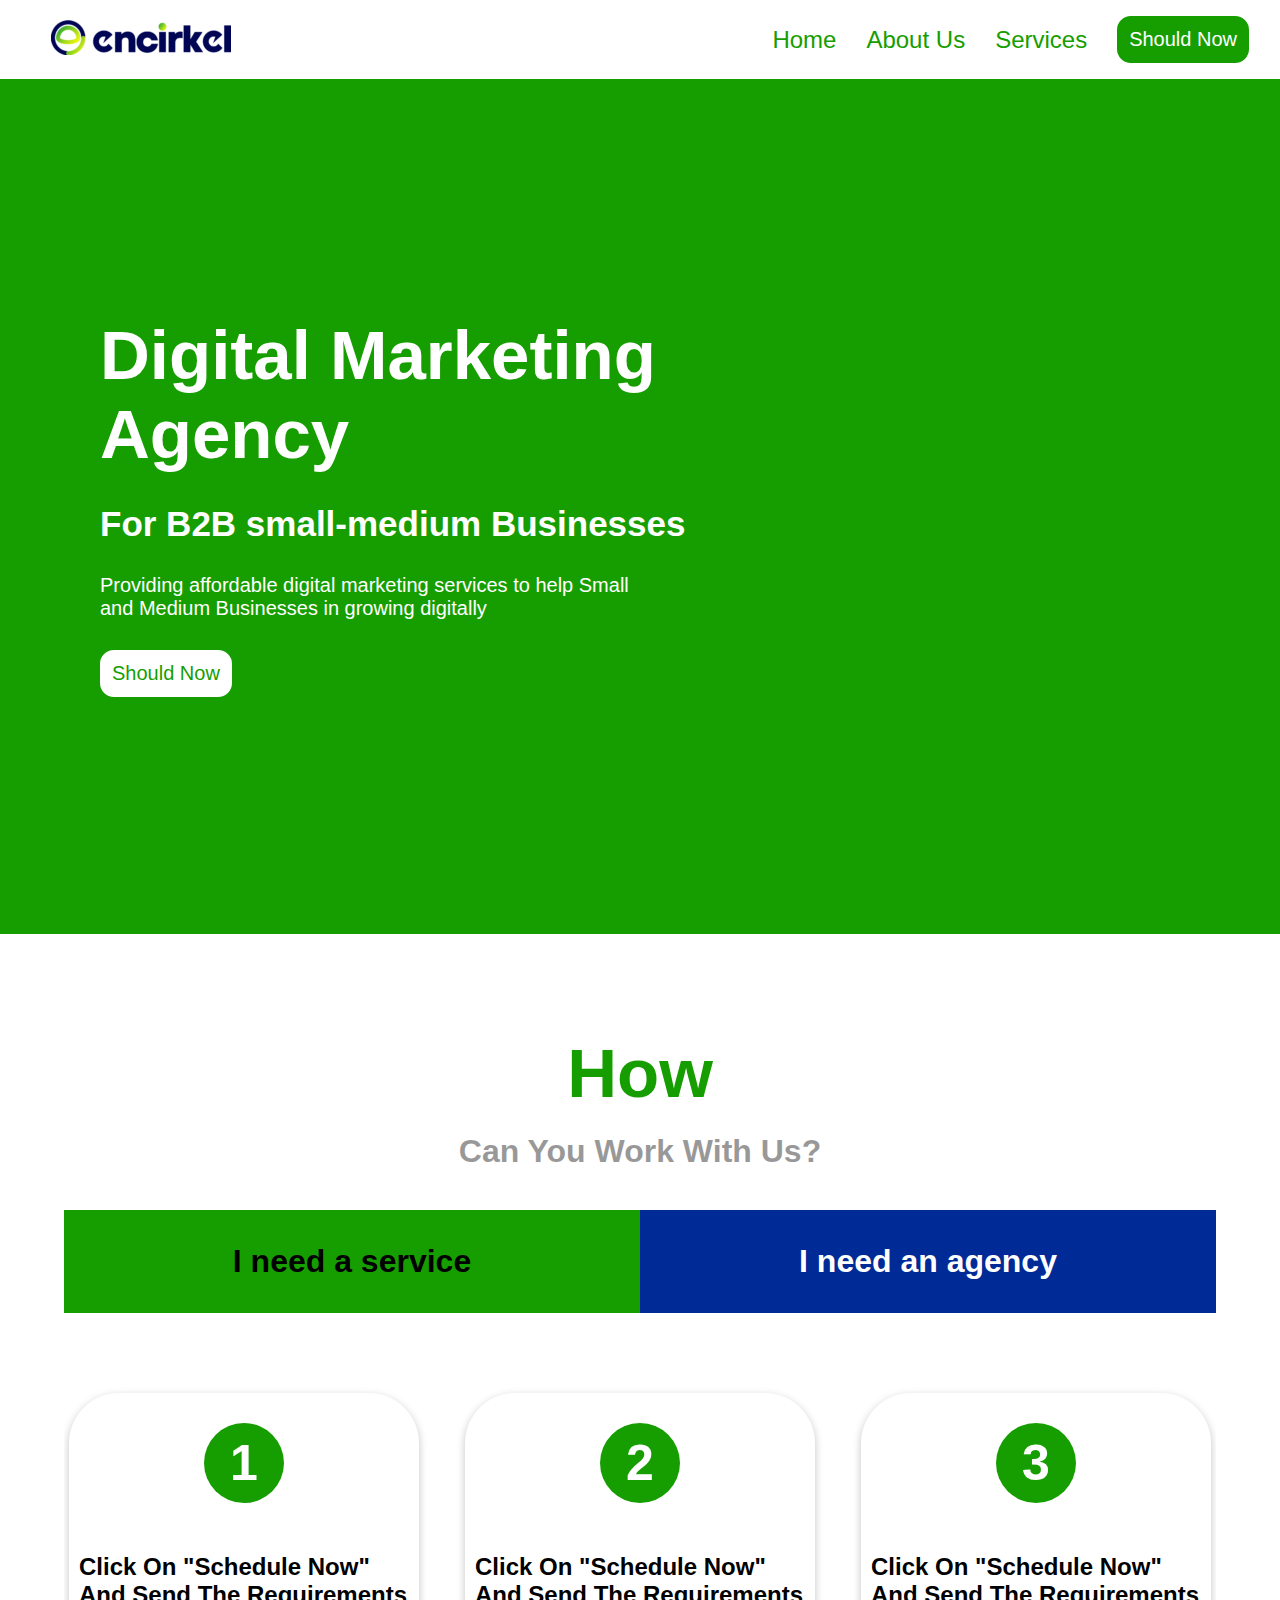
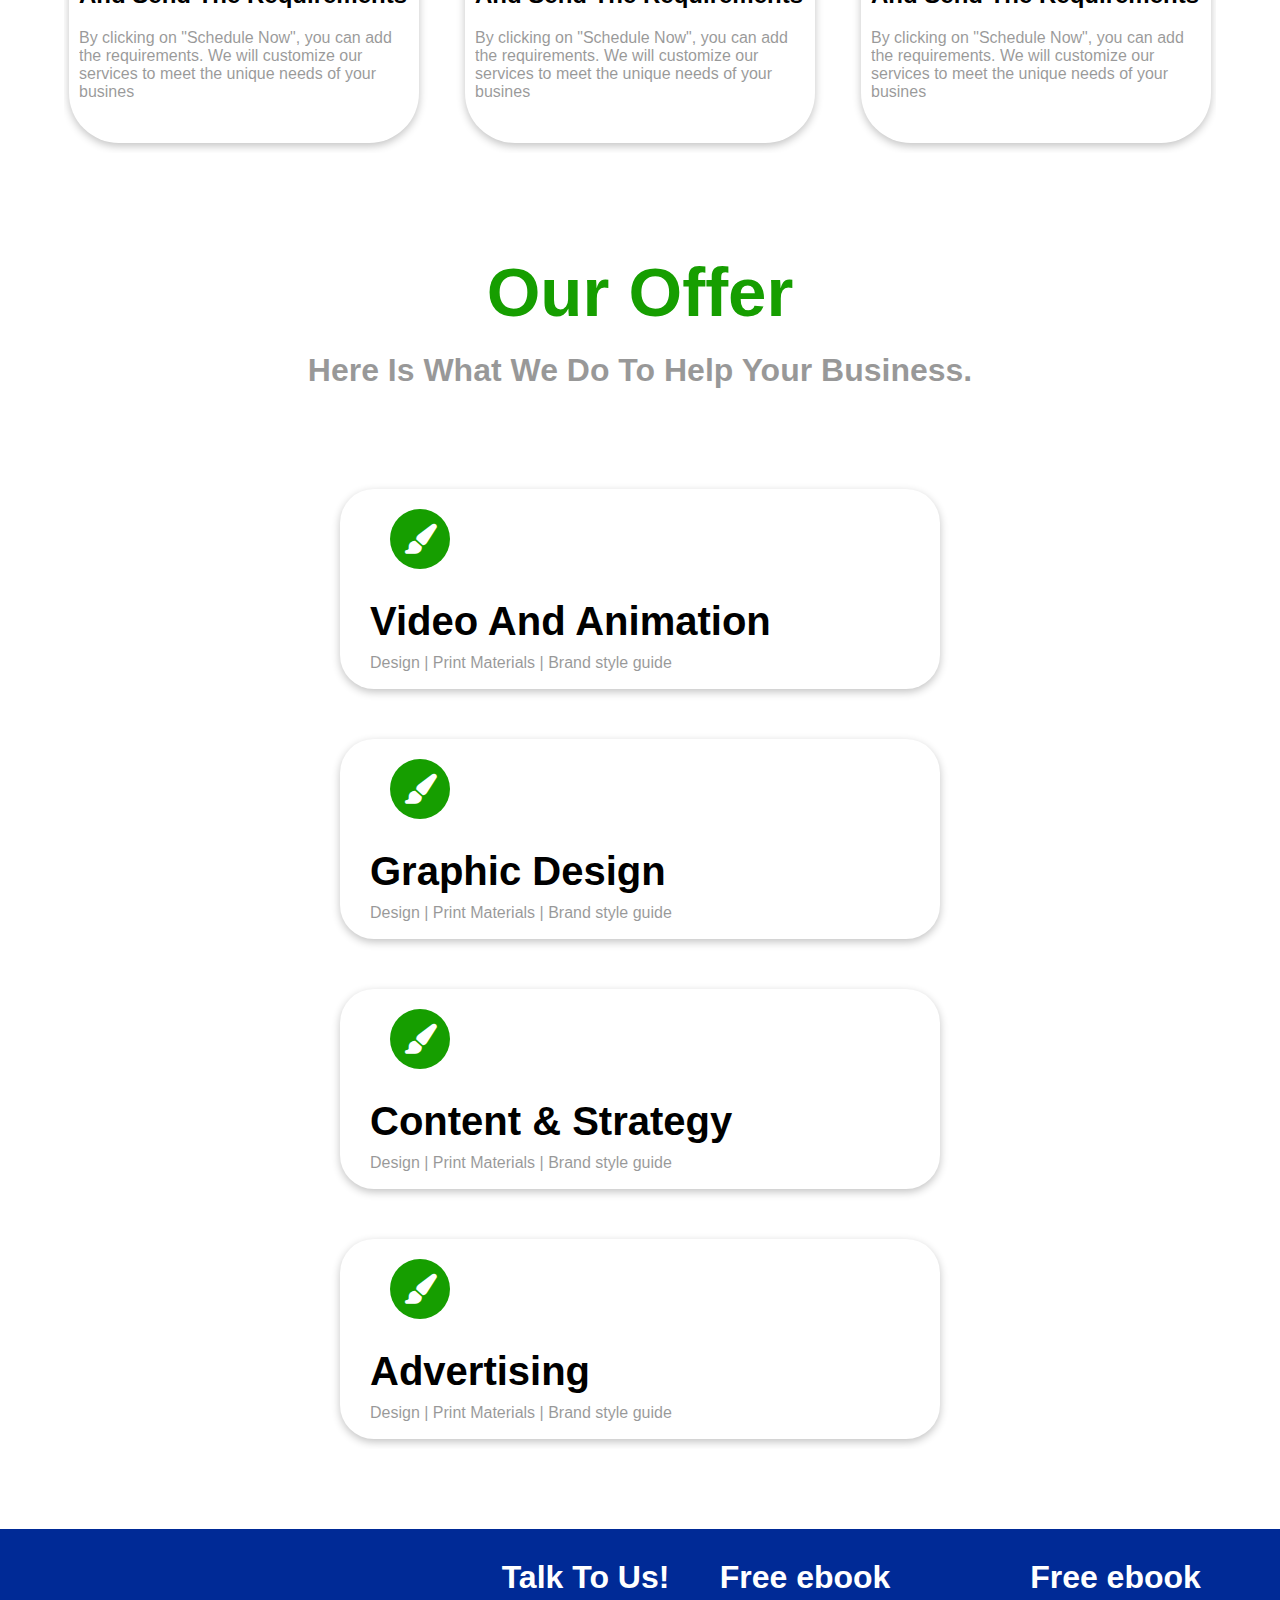
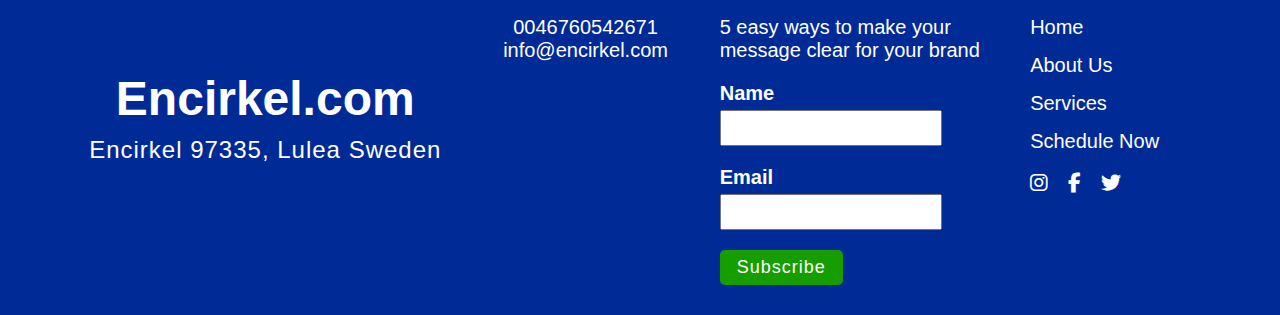
<file: index.html>
<!DOCTYPE html>
<html lang="en">

<head>
    <meta charset="UTF-8">
    <meta name="viewport" content="width=device-width, initial-scale=1.0">
    <title>Encirkel</title>
    <link rel="icon" href="Photo/icon.png">
    <link rel="stylesheet" href="Encirkel.css">
    <link rel="stylesheet" href="https://cdnjs.cloudflare.com/ajax/libs/font-awesome/6.7.2/css/all.min.css"
        integrity="sha512-Evv84Mr4kqVGRNSgIGL/F/aIDqQb7xQ2vcrdIwxfjThSH8CSR7PBEakCr51Ck+w+/U6swU2Im1vVX0SVk9ABhg=="
        crossorigin="anonymous" referrerpolicy="no-referrer" />
</head>


<body>

    <nav>
        <div class="nav-div">

            <div class="logo">
                <img src="Photo/1577c3259ce31d3e8d06bdca8c78d4a9.png" alt="">
            </div>

            <ul class="nav-ul">
                <li><a class="nav-a-active" href="index.html">Home</a></li>
                <li><a class="nav-a-active" href="About Us.html">About Us</a></li>
                <li><a class="nav-a-active" href="Services​.html">Services</a></li>
                <li><a href="Schedule Now.html"><button class="nav-btn">Should Now</button></a>
                </li>
            </ul>

        </div>
    </nav>

    <!-- -------------------------------------Naw section----------------------------- -->

    <header>
        <div class="header-text-div container">

            <h2>Digital Marketing<br>
                Agency</h2>
            <h4>For B2B small-medium Businesses</h4>
            <p>Providing affordable digital marketing services to help Small <br>
                and Medium Businesses in growing digitally</p>
            <a href="#"><button class="header-btn">Should Now</button></a>

        </div>
    </header>

    <!-- -------------------------------------Naw section------------------------------->

    <section class="how-section">

        <div class="how container">
            <h2>How</h2>
            <h4>Can You Work With Us?</h4>
        </div>

        <div class="need container">
            <div class="need0 need1">
                <h4>I need a service</h4>
            </div>
            <div class="need0 need2">
                <h4>I need an agency</h4>
            </div>
        </div>

        <div class="box container">

            <div class="box-card">
                <h2>1</h2>
                <h4>Click On "Schedule Now" And
                    Send The Requirements</h4>
                <p>By clicking on "Schedule Now", you can add
                    the requirements. We will customize our
                    services to meet the unique needs of
                    your busines</p>
            </div>

            <div class="box-card">
                <h2>2</h2>
                <h4>Click On "Schedule Now" And
                    Send The Requirements</h4>
                <p>By clicking on "Schedule Now", you can add
                    the requirements. We will customize our
                    services to meet the unique needs of
                    your busines</p>
            </div>

            <div class="box-card">
                <h2>3</h2>
                <h4>Click On "Schedule Now" And
                    Send The Requirements</h4>
                <p>By clicking on "Schedule Now", you can add
                    the requirements. We will customize our
                    services to meet the unique needs of
                    your busines</p>
            </div>

        </div>





    </section>

    <!-- -------------------------------------Naw section------------------------------->

    <section class="Our-Offer-section">

        <div class="how container">
            <h2>Our Offer</h2>
            <h4>Here Is What We Do To Help Your Business.</h4>
        </div>

        <div class="Our-Offer-box container">

            <div class="Our-Offer-box-card">
                <h2><i class="fa-solid fa-paintbrush"></i></h2>
                <h4>Video And Animation</h4>
                <p>Design | Print Materials | Brand style guide</p>
            </div>

            <div class="Our-Offer-box-card">
                <h2><i class="fa-solid fa-paintbrush"></i></h2>
                <h4>Graphic Design</h4>
                <p>Design | Print Materials | Brand style guide</p>
            </div>

            <div class="Our-Offer-box-card">
                <h2><i class="fa-solid fa-paintbrush"></i></h2>
                <h4>Content & Strategy</h4>
                <p>Design | Print Materials | Brand style guide</p>
            </div>

            <div class="Our-Offer-box-card">
                <h2><i class="fa-solid fa-paintbrush"></i></h2>
                <h4>Advertising</h4>
                <p>Design | Print Materials | Brand style guide</p>
            </div>

        </div>

    </section>

    <!-- -------------------------------------Naw section------------------------------->

    <footer>

        <div class="footer-div container">

            <div class="footer1">
                <h2>Encirkel.com</h2>
                <p>Encirkel 97335, Lulea Sweden</p>
            </div>

            <div class="footer2">
                <h4>Talk To Us!</h4>
                <p>0046760542671<br>
                    info@encirkel.com</p>
            </div>

            <div class="footer3">

                <h4>Free ebook</h4>

                <p>5 easy ways to make your <br>
                    message clear for your brand</p>

                <div class="footer-input-div">
                    <h5>Name</h5>
                    <input type="text">
                    <h5>Email</h5>
                    <input type="text">
                </div>

                <a href="#"><button>Subscribe</button></a>

            </div>

            <div class="footer4">
                <h4>Free ebook</h4>

                <ul class="footer-ul">
                    <li><a href="#">Home</a></li>
                    <li><a href="#">About Us</a></li>
                    <li><a href="#">Services</a></li>
                    <li><a href="#">Schedule Now</a></li>
                </ul>

                <div class="footericon">
                    <i class="fa-brands fa-instagram"></i>
                    <i class="fa-brands fa-facebook-f"></i>
                    <i class="fa-brands fa-twitter"></i>
                </div>

            </div>

        </div>

    </footer>

</body>



</html>
</file>
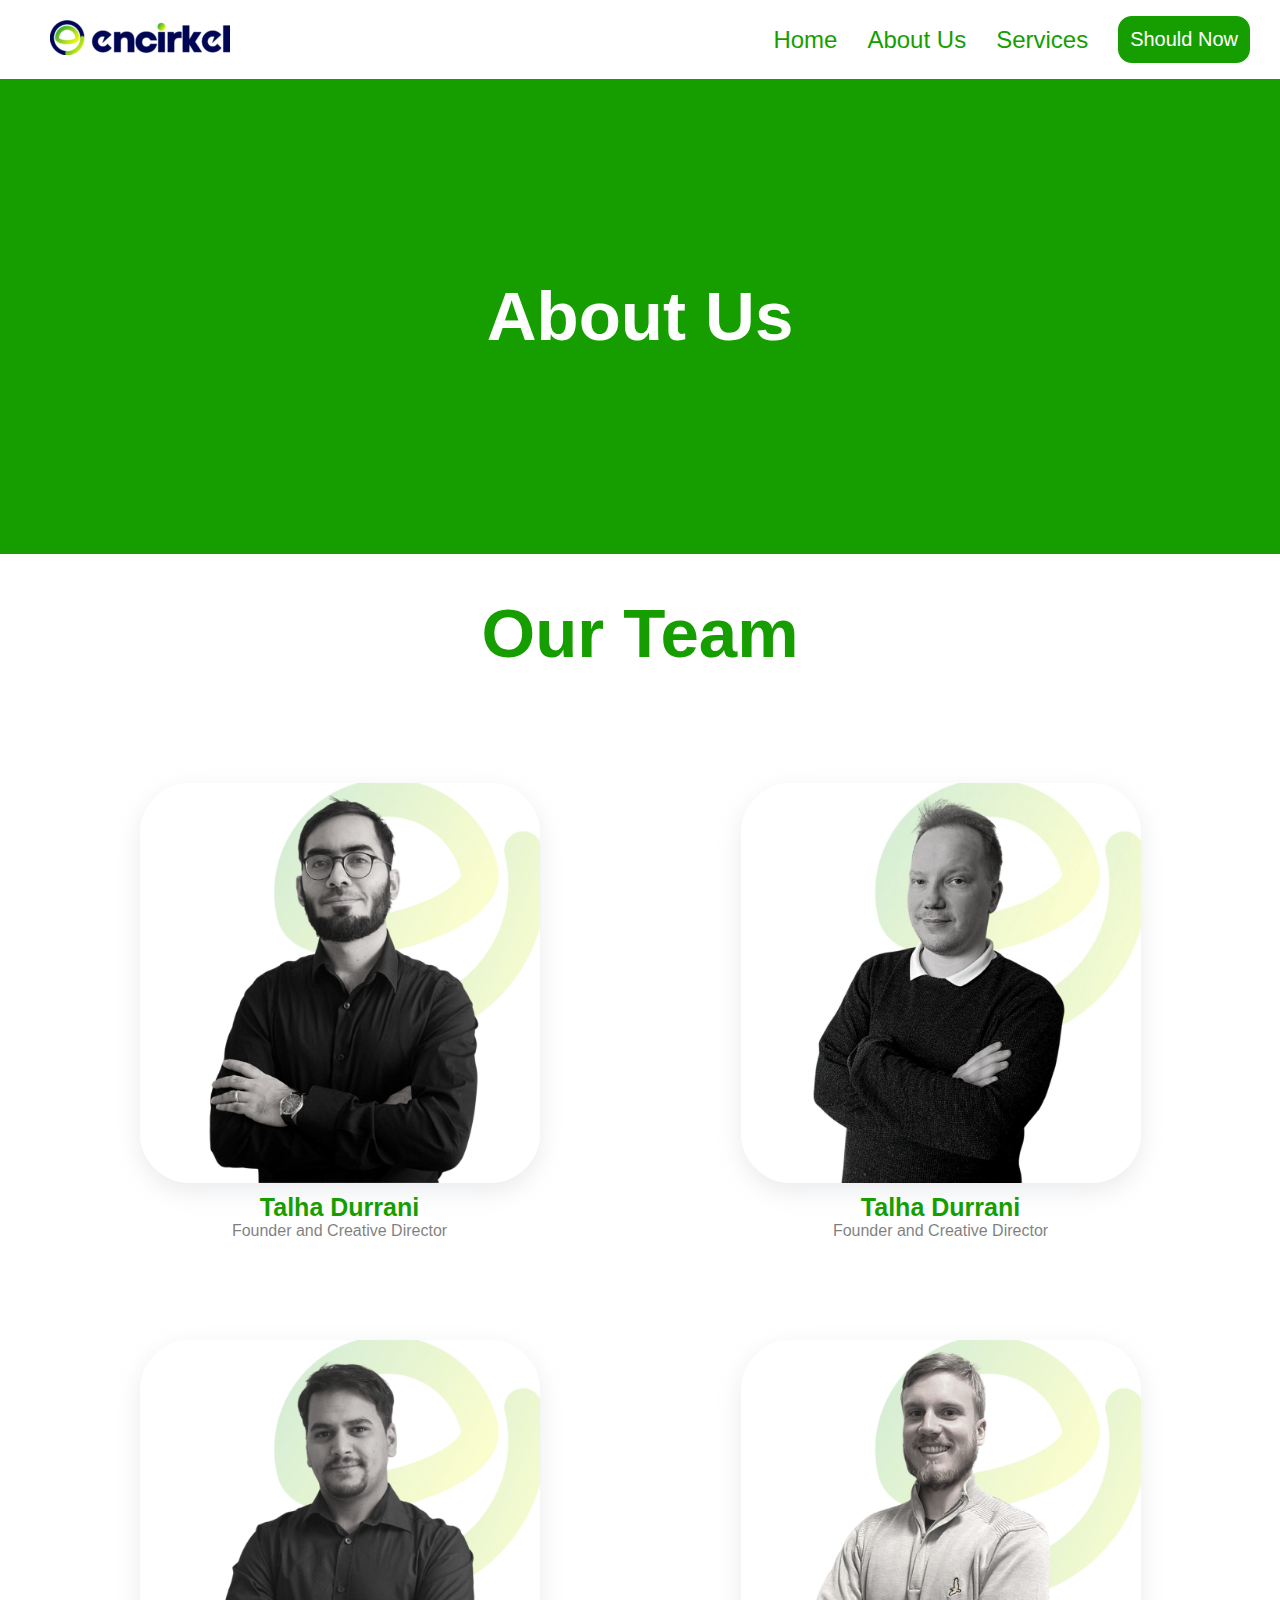
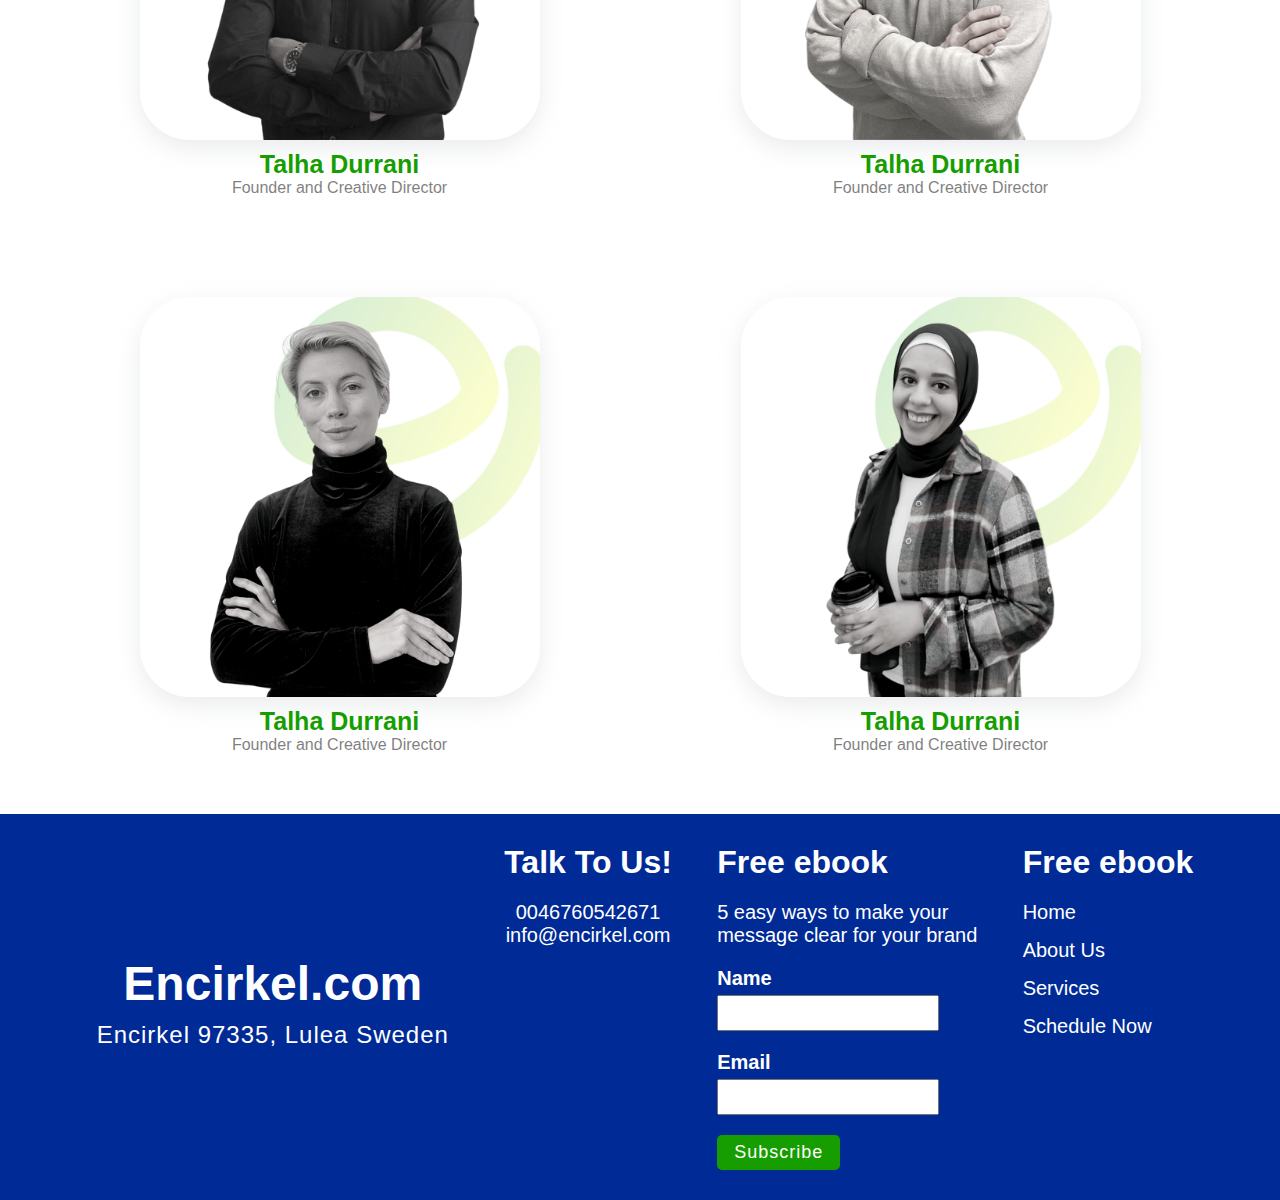
<file: About Us.html>
<!DOCTYPE html>
<html lang="en">

<head>
    <meta charset="UTF-8">
    <meta name="viewport" content="width=device-width, initial-scale=1.0">
    <link rel="icon" href="Photo/icon.png">
    <link rel="stylesheet" href="About Us.css">
    <title>Encirkel</title>
</head>

<body>

    <nav>
        <div class="nav-div">

            <div class="logo">
                <img src="Photo/1577c3259ce31d3e8d06bdca8c78d4a9.png" alt="">
            </div>

            <ul class="nav-ul">
                <li><a class="nav-a-active" href="http://127.0.0.1:5500/index.html">Home</a></li>
                <li><a class="nav-a-active" href="http://127.0.0.1:5500/About%20Us.html#">About Us</a></li>
                <li><a class="nav-a-active" href="http://127.0.0.1:5500/Services%E2%80%8B.html">Services</a></li>
                <li><a href="http://127.0.0.1:5500/Schedule%20Now.html"><button class="nav-btn">Should Now</button></a>
                </li>
            </ul>

        </div>
    </nav>

    <header>
        <div class="header-text-div container">
            <h2>About Us</h2>
        </div>
    </header>

    <section class="">
        <div class="container">

            <div class="how ">
                <h2>Our Team</h2>
            </div>

            <div class="card-div">

                <div class="card">
                    <div class="card-img-div">
                        <img src="Photo/people1 1.png" alt="">
                    </div>
                    <h5>Talha Durrani</h5>
                    <p>Founder and Creative Director</p>
                </div>

                <div class="card">
                    <div class="card-img-div">
                        <img src="Photo/people1 2.jpeg" alt="">
                    </div>
                    <h5>Talha Durrani</h5>
                    <p>Founder and Creative Director</p>
                </div>

                <div class="card">
                    <div class="card-img-div">
                        <img src="Photo/people1 3.png" alt="">
                    </div>
                    <h5>Talha Durrani</h5>
                    <p>Founder and Creative Director</p>
                </div>

                <div class="card">
                    <div class="card-img-div">
                        <img src="Photo/people1 4.png" alt="">
                    </div>
                    <h5>Talha Durrani</h5>
                    <p>Founder and Creative Director</p>
                </div>

                <div class="card">
                    <div class="card-img-div">
                        <img src="Photo/people1 5.png" alt="">
                    </div>
                    <h5>Talha Durrani</h5>
                    <p>Founder and Creative Director</p>
                </div>

                <div class="card">
                    <div class="card-img-div">
                        <img src="Photo/people1 6.png" alt="">
                    </div>
                    <h5>Talha Durrani</h5>
                    <p>Founder and Creative Director</p>
                </div>

            </div>

        </div>
    </section>

    <footer>

        <div class="footer-div container">

            <div class="footer1">
                <h2>Encirkel.com</h2>
                <p>Encirkel 97335, Lulea Sweden</p>
            </div>

            <div class="footer2">
                <h4>Talk To Us!</h4>
                <p>0046760542671<br>
                    info@encirkel.com</p>
            </div>

            <div class="footer3">

                <h4>Free ebook</h4>

                <p>5 easy ways to make your <br>
                    message clear for your brand</p>

                <div class="footer-input-div">
                    <h5>Name</h5>
                    <input type="text">
                    <h5>Email</h5>
                    <input type="text">
                </div>

                <a href="#"><button>Subscribe</button></a>

            </div>

            <div class="footer4">
                <h4>Free ebook</h4>

                <ul class="footer-ul">
                    <li><a href="#">Home</a></li>
                    <li><a href="#">About Us</a></li>
                    <li><a href="#">Services</a></li>
                    <li><a href="#">Schedule Now</a></li>
                </ul>

                <div class="footericon">
                    <i class="fa-brands fa-instagram"></i>
                    <i class="fa-brands fa-facebook-f"></i>
                    <i class="fa-brands fa-twitter"></i>
                </div>

            </div>

        </div>

    </footer>


</body>

</html>
</file>
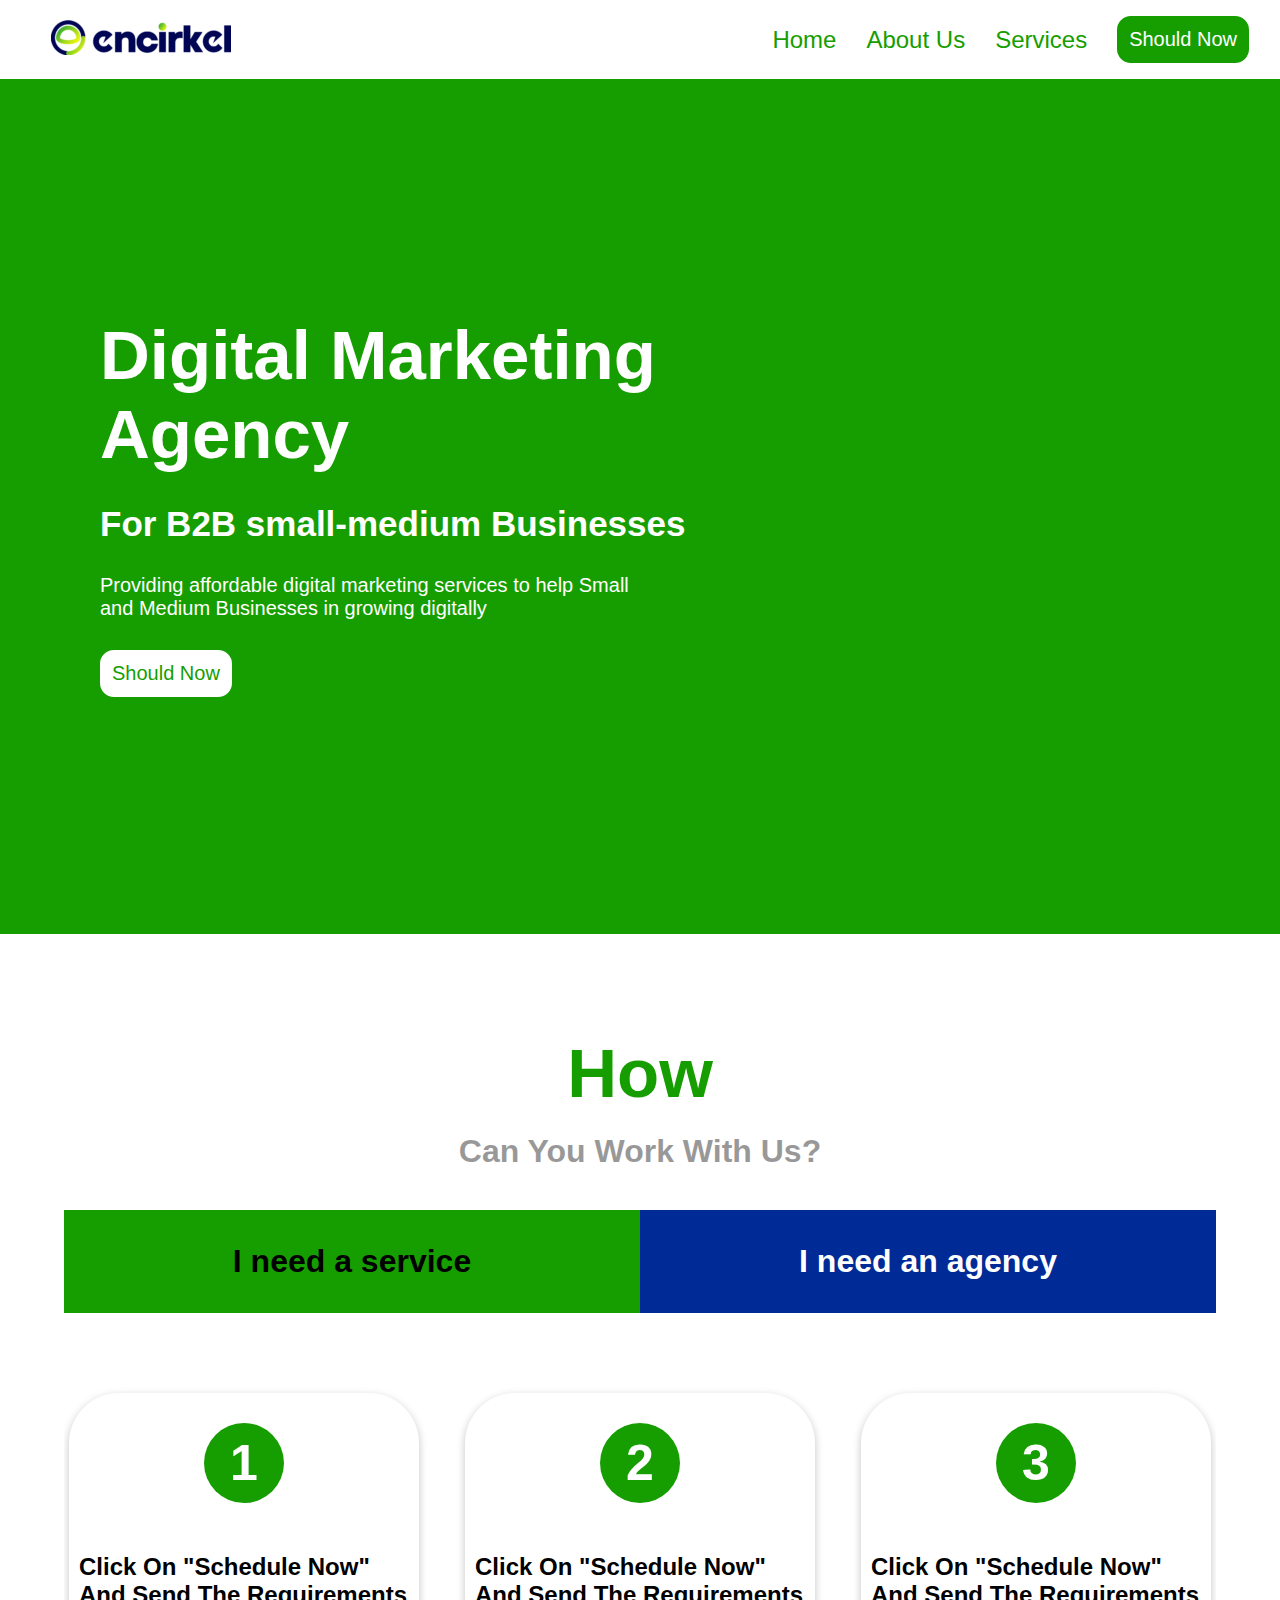
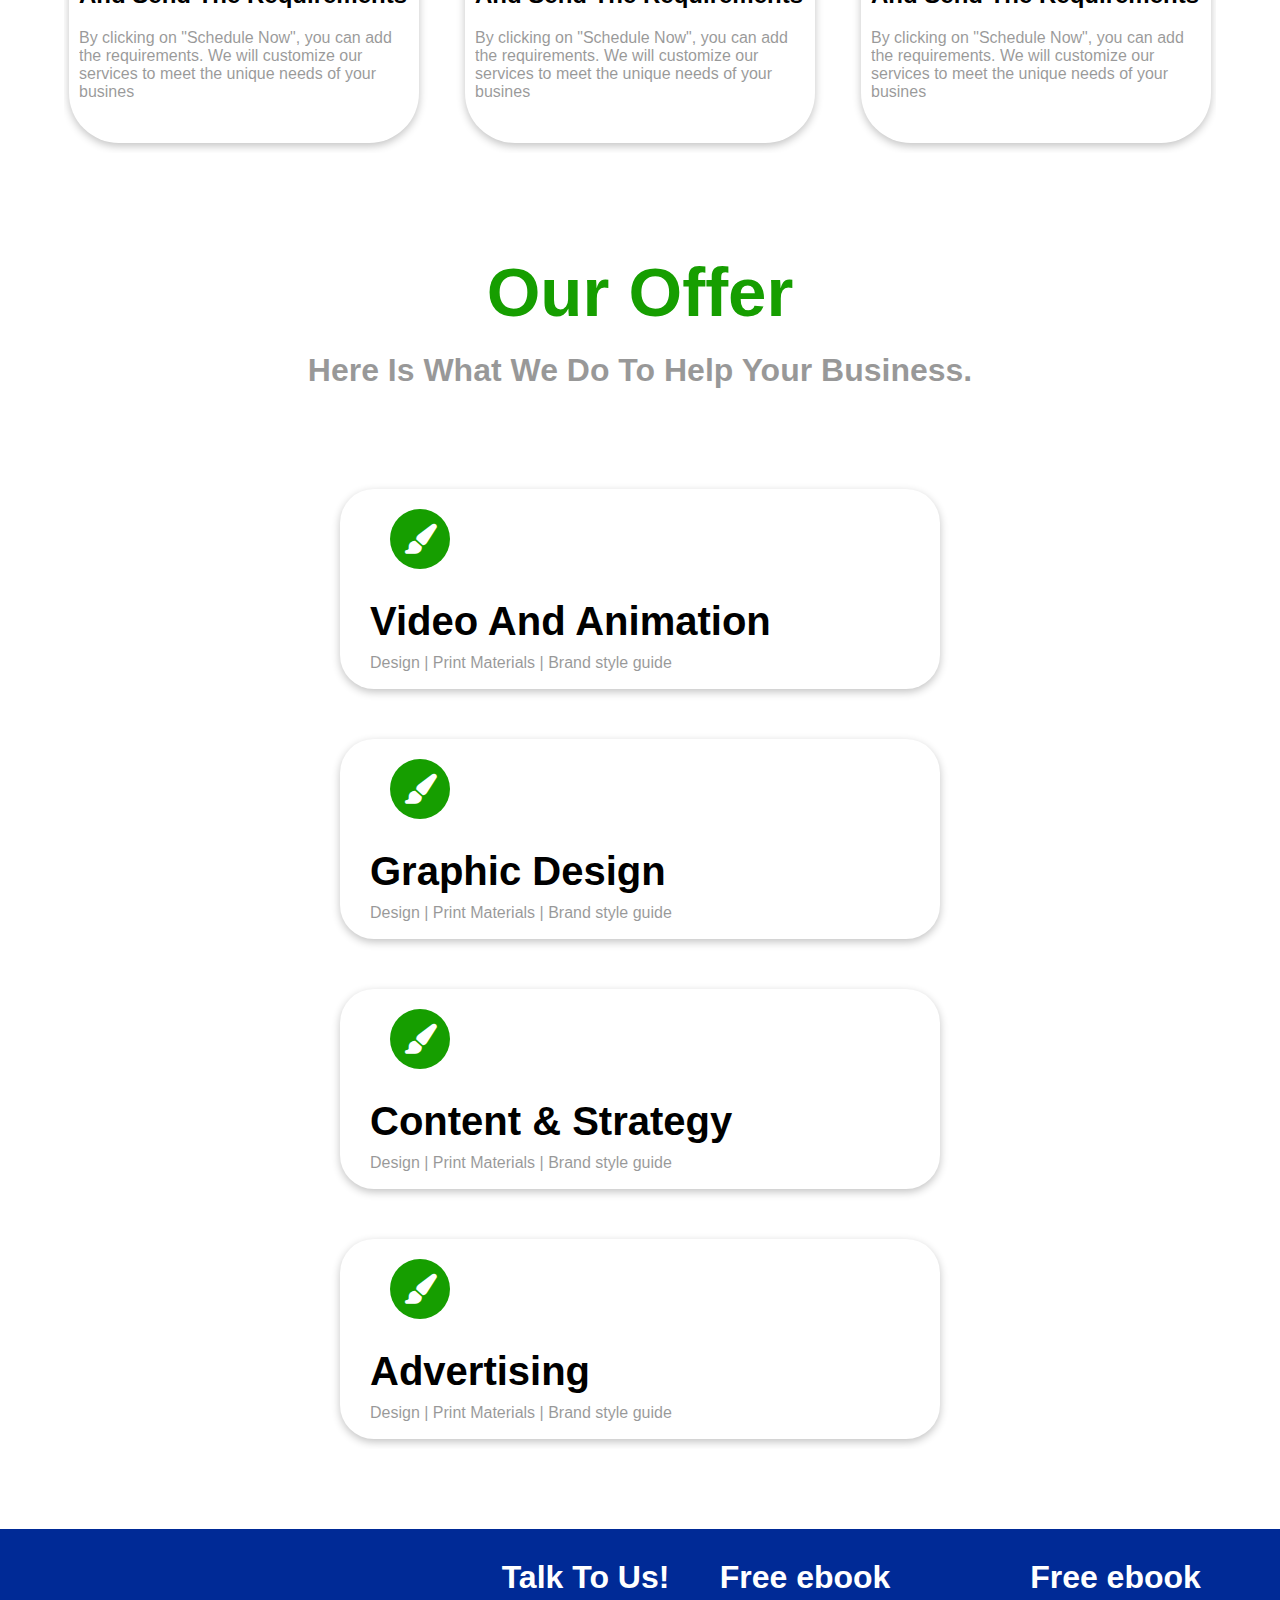
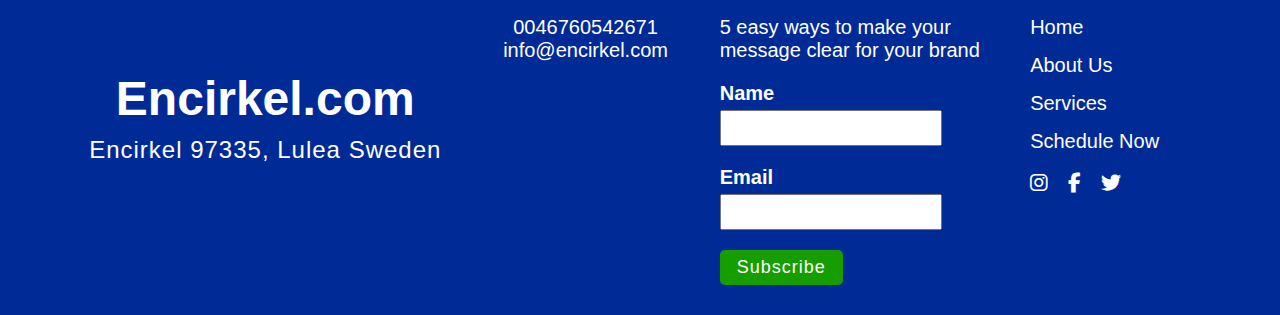
<file: Encirkel.html>
<!DOCTYPE html>
<html lang="en">

<head>
    <meta charset="UTF-8">
    <meta name="viewport" content="width=device-width, initial-scale=1.0">
    <title>Home</title>
    <link rel="stylesheet" href="Encirkel.css">
    <link rel="stylesheet" href="https://cdnjs.cloudflare.com/ajax/libs/font-awesome/6.7.2/css/all.min.css"
        integrity="sha512-Evv84Mr4kqVGRNSgIGL/F/aIDqQb7xQ2vcrdIwxfjThSH8CSR7PBEakCr51Ck+w+/U6swU2Im1vVX0SVk9ABhg=="
        crossorigin="anonymous" referrerpolicy="no-referrer" />
</head>


<body>

    <nav>
        <div class="nav-div">

            <div class="logo">
                <img src="Photo/1577c3259ce31d3e8d06bdca8c78d4a9.png" alt="">
            </div>

            <ul class="nav-ul">
                <li><a class="nav-a-active" href="http://127.0.0.1:5500/Encirkel.html">Home</a></li>
                <li><a class="nav-a-active" href="http://127.0.0.1:5500/About%20Us.html">About Us</a></li>
                <li><a class="nav-a-active" href="http://127.0.0.1:5500/Services%E2%80%8B.html">Services</a></li>
                <li><a href="http://127.0.0.1:5500/Schedule%20Now.html"><button class="nav-btn">Should Now</button></a>
                </li>
            </ul>

        </div>
    </nav>

    <!-- -------------------------------------Naw section------------------------------->

    <header>
        <div class="header-text-div container">

            <h2>Digital Marketing<br>
                Agency</h2>
            <h4>For B2B small-medium Businesses</h4>
            <p>Providing affordable digital marketing services to help Small <br>
                and Medium Businesses in growing digitally</p>
            <a href="#"><button class="header-btn">Should Now</button></a>

        </div>
    </header>

    <!-- -------------------------------------Naw section------------------------------->

    <section class="how-section">

        <div class="how container">
            <h2>How</h2>
            <h4>Can You Work With Us?</h4>
        </div>

        <div class="need container">
            <div class="need0 need1">
                <h4>I need a service</h4>
            </div>
            <div class="need0 need2">
                <h4>I need an agency</h4>
            </div>
        </div>

        <div class="box container">

            <div class="box-card">
                <h2>1</h2>
                <h4>Click On "Schedule Now" And
                    Send The Requirements</h4>
                <p>By clicking on "Schedule Now", you can add
                    the requirements. We will customize our
                    services to meet the unique needs of
                    your busines</p>
            </div>

            <div class="box-card">
                <h2>2</h2>
                <h4>Click On "Schedule Now" And
                    Send The Requirements</h4>
                <p>By clicking on "Schedule Now", you can add
                    the requirements. We will customize our
                    services to meet the unique needs of
                    your busines</p>
            </div>

            <div class="box-card">
                <h2>3</h2>
                <h4>Click On "Schedule Now" And
                    Send The Requirements</h4>
                <p>By clicking on "Schedule Now", you can add
                    the requirements. We will customize our
                    services to meet the unique needs of
                    your busines</p>
            </div>

        </div>





    </section>

    <!-- -------------------------------------Naw section------------------------------->

    <section class="Our-Offer-section">

        <div class="how container">
            <h2>Our Offer</h2>
            <h4>Here Is What We Do To Help Your Business.</h4>
        </div>

        <div class="Our-Offer-box container">

            <div class="Our-Offer-box-card">
                <h2><i class="fa-solid fa-paintbrush"></i></h2>
                <h4>Video And Animation</h4>
                <p>Design | Print Materials | Brand style guide</p>
            </div>

            <div class="Our-Offer-box-card">
                <h2><i class="fa-solid fa-paintbrush"></i></h2>
                <h4>Graphic Design</h4>
                <p>Design | Print Materials | Brand style guide</p>
            </div>

            <div class="Our-Offer-box-card">
                <h2><i class="fa-solid fa-paintbrush"></i></h2>
                <h4>Content & Strategy</h4>
                <p>Design | Print Materials | Brand style guide</p>
            </div>

            <div class="Our-Offer-box-card">
                <h2><i class="fa-solid fa-paintbrush"></i></h2>
                <h4>Advertising</h4>
                <p>Design | Print Materials | Brand style guide</p>
            </div>

        </div>

    </section>

    <!-- -------------------------------------Naw section------------------------------->

    <footer>

        <div class="footer-div container">

            <div class="footer1">
                <h2>Encirkel.com</h2>
                <p>Encirkel 97335, Lulea Sweden</p>
            </div>

            <div class="footer2">
                <h4>Talk To Us!</h4>
                <p>0046760542671<br>
                    info@encirkel.com</p>
            </div>

            <div class="footer3">

                <h4>Free ebook</h4>

                <p>5 easy ways to make your <br>
                    message clear for your brand</p>

                <div class="footer-input-div">
                    <h5>Name</h5>
                    <input type="text">
                    <h5>Email</h5>
                    <input type="text">
                </div>

                <a href="#"><button>Subscribe</button></a>

            </div>

            <div class="footer4">
                <h4>Free ebook</h4>

                <ul class="footer-ul">
                    <li><a href="#">Home</a></li>
                    <li><a href="#">About Us</a></li>
                    <li><a href="#">Services</a></li>
                    <li><a href="#">Schedule Now</a></li>
                </ul>

                <div class="footericon">
                    <i class="fa-brands fa-instagram"></i>
                    <i class="fa-brands fa-facebook-f"></i>
                    <i class="fa-brands fa-twitter"></i>
                </div>

            </div>

        </div>

    </footer>

</body>



</html>
</file>
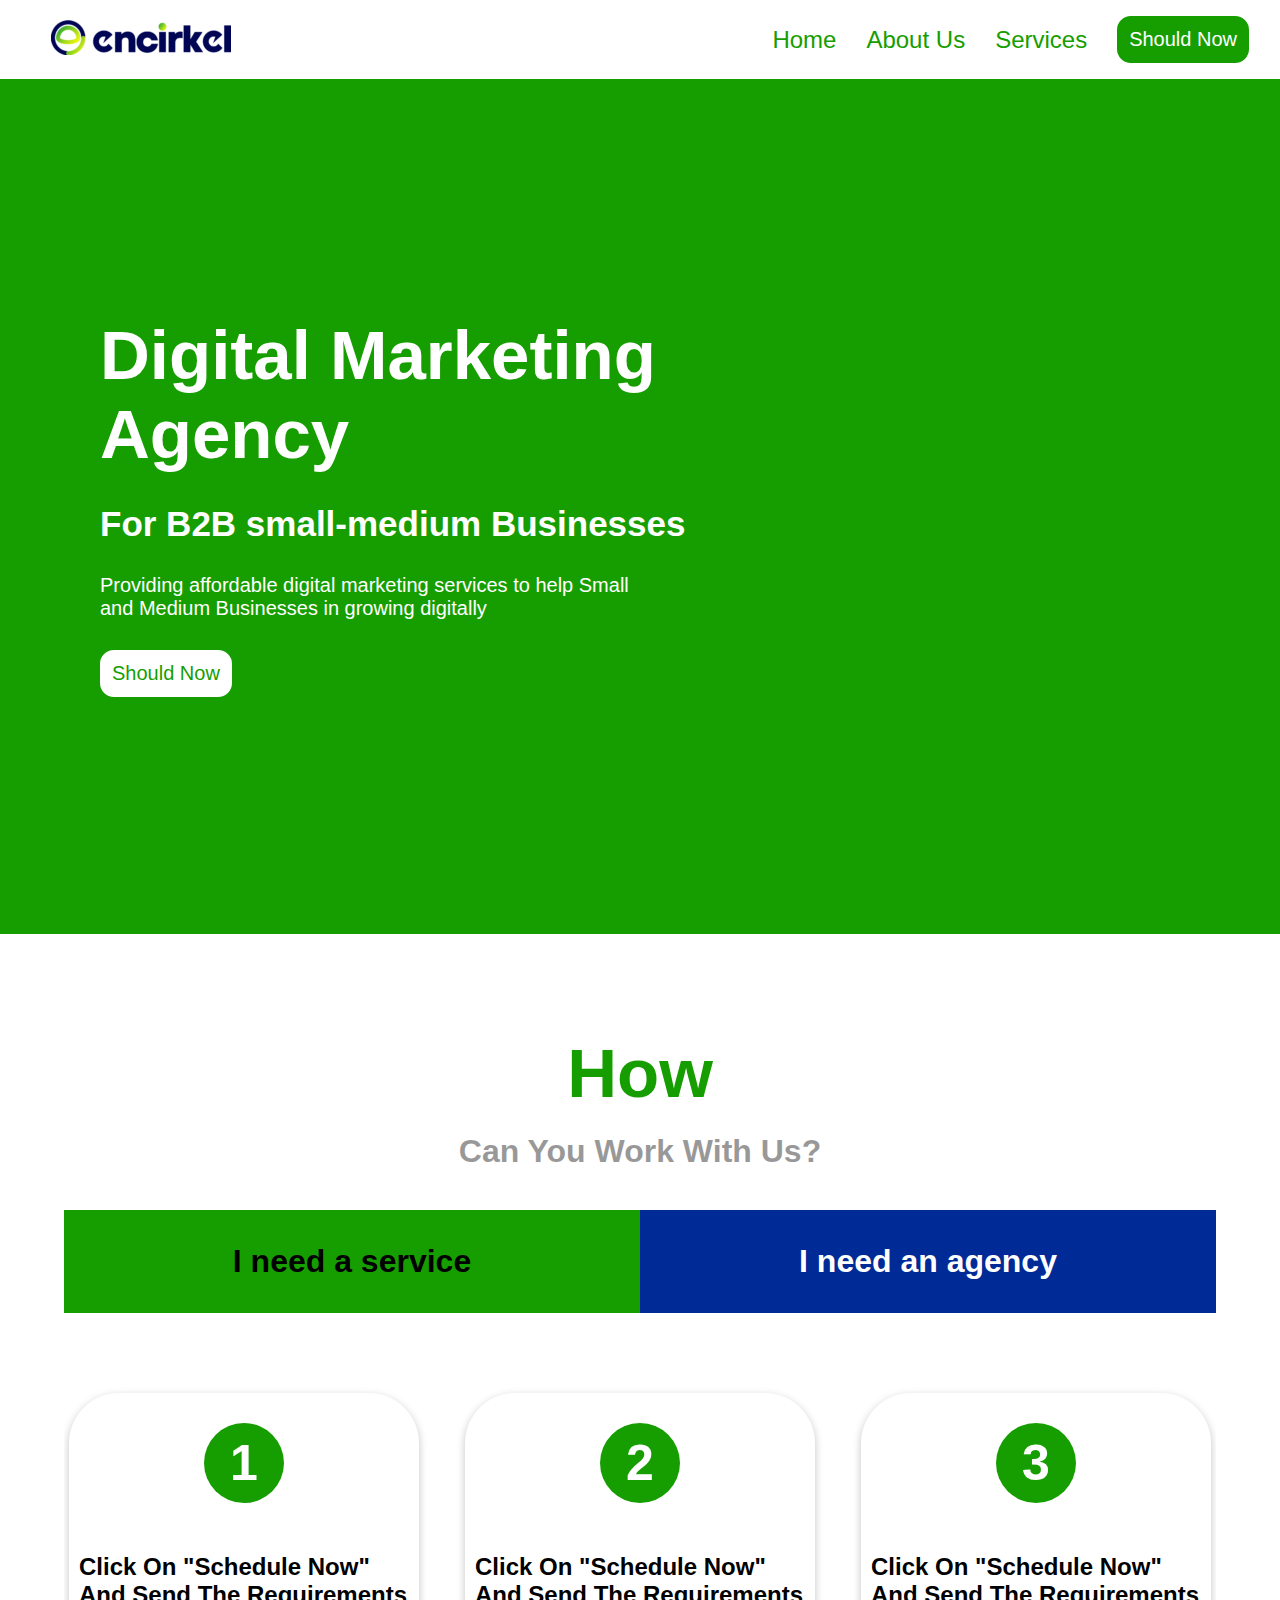
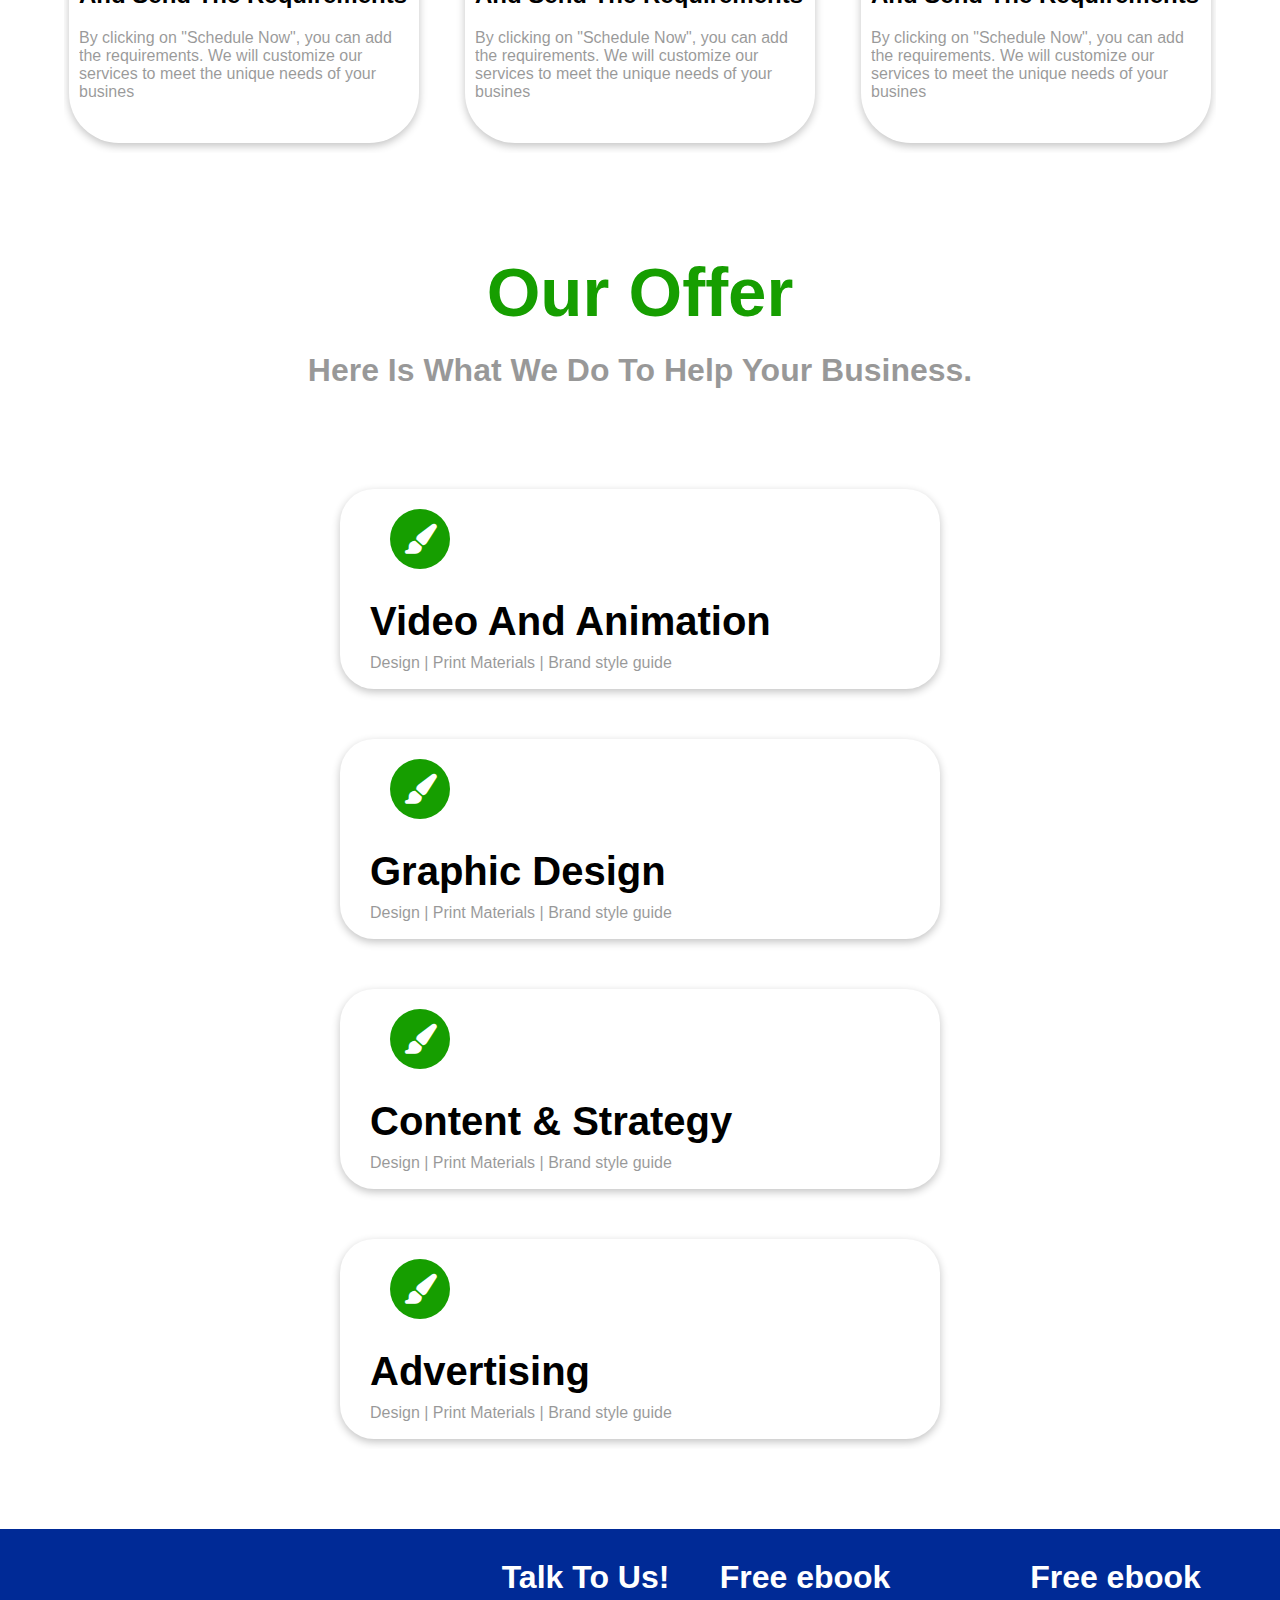
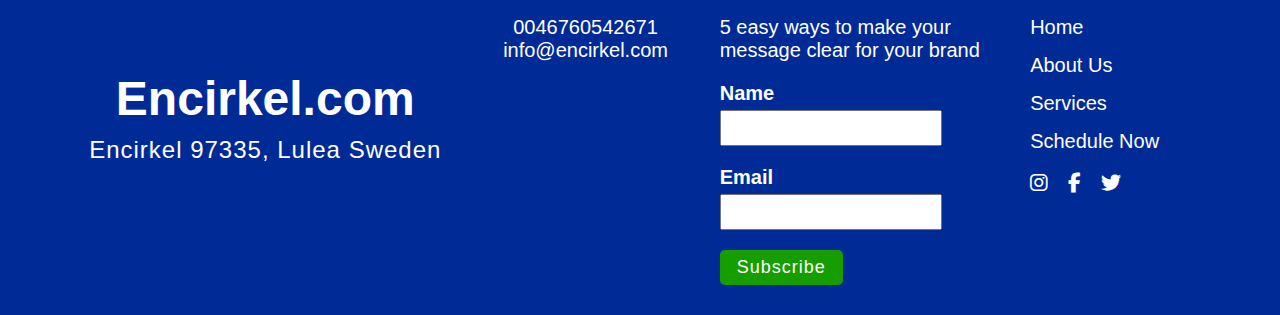
<file: index.encirkel.html>
<!DOCTYPE html>
<html lang="en">

<head>
    <meta charset="UTF-8">
    <meta name="viewport" content="width=device-width, initial-scale=1.0">
    <title>Encirkel</title>
    <link rel="icon" href="Photo/icon.png">
    <link rel="stylesheet" href="Encirkel.css">
    <link rel="stylesheet" href="https://cdnjs.cloudflare.com/ajax/libs/font-awesome/6.7.2/css/all.min.css"
        integrity="sha512-Evv84Mr4kqVGRNSgIGL/F/aIDqQb7xQ2vcrdIwxfjThSH8CSR7PBEakCr51Ck+w+/U6swU2Im1vVX0SVk9ABhg=="
        crossorigin="anonymous" referrerpolicy="no-referrer" />
</head>


<body>

    <nav>
        <div class="nav-div">

            <div class="logo">
                <img src="Photo/1577c3259ce31d3e8d06bdca8c78d4a9.png" alt="">
            </div>

            <ul class="nav-ul">
                <li><a class="nav-a-active" href="/index.encirkel.html">Home</a></li>
                <li><a class="nav-a-active" href="/About Us.html">About Us</a></li>
                <li><a class="nav-a-active" href="/Services​.html">Services</a></li>
                <li><a href="/Schedule Now.html"><button class="nav-btn">Should Now</button></a>
                </li>
            </ul>

        </div>
    </nav>

    <!-- -------------------------------------Naw section------------------------------->

    <header>
        <div class="header-text-div container">

            <h2>Digital Marketing<br>
                Agency</h2>
            <h4>For B2B small-medium Businesses</h4>
            <p>Providing affordable digital marketing services to help Small <br>
                and Medium Businesses in growing digitally</p>
            <a href="#"><button class="header-btn">Should Now</button></a>

        </div>
    </header>

    <!-- -------------------------------------Naw section------------------------------->

    <section class="how-section">

        <div class="how container">
            <h2>How</h2>
            <h4>Can You Work With Us?</h4>
        </div>

        <div class="need container">
            <div class="need0 need1">
                <h4>I need a service</h4>
            </div>
            <div class="need0 need2">
                <h4>I need an agency</h4>
            </div>
        </div>

        <div class="box container">

            <div class="box-card">
                <h2>1</h2>
                <h4>Click On "Schedule Now" And
                    Send The Requirements</h4>
                <p>By clicking on "Schedule Now", you can add
                    the requirements. We will customize our
                    services to meet the unique needs of
                    your busines</p>
            </div>

            <div class="box-card">
                <h2>2</h2>
                <h4>Click On "Schedule Now" And
                    Send The Requirements</h4>
                <p>By clicking on "Schedule Now", you can add
                    the requirements. We will customize our
                    services to meet the unique needs of
                    your busines</p>
            </div>

            <div class="box-card">
                <h2>3</h2>
                <h4>Click On "Schedule Now" And
                    Send The Requirements</h4>
                <p>By clicking on "Schedule Now", you can add
                    the requirements. We will customize our
                    services to meet the unique needs of
                    your busines</p>
            </div>

        </div>





    </section>

    <!-- -------------------------------------Naw section------------------------------->

    <section class="Our-Offer-section">

        <div class="how container">
            <h2>Our Offer</h2>
            <h4>Here Is What We Do To Help Your Business.</h4>
        </div>

        <div class="Our-Offer-box container">

            <div class="Our-Offer-box-card">
                <h2><i class="fa-solid fa-paintbrush"></i></h2>
                <h4>Video And Animation</h4>
                <p>Design | Print Materials | Brand style guide</p>
            </div>

            <div class="Our-Offer-box-card">
                <h2><i class="fa-solid fa-paintbrush"></i></h2>
                <h4>Graphic Design</h4>
                <p>Design | Print Materials | Brand style guide</p>
            </div>

            <div class="Our-Offer-box-card">
                <h2><i class="fa-solid fa-paintbrush"></i></h2>
                <h4>Content & Strategy</h4>
                <p>Design | Print Materials | Brand style guide</p>
            </div>

            <div class="Our-Offer-box-card">
                <h2><i class="fa-solid fa-paintbrush"></i></h2>
                <h4>Advertising</h4>
                <p>Design | Print Materials | Brand style guide</p>
            </div>

        </div>

    </section>

    <!-- -------------------------------------Naw section------------------------------->

    <footer>

        <div class="footer-div container">

            <div class="footer1">
                <h2>Encirkel.com</h2>
                <p>Encirkel 97335, Lulea Sweden</p>
            </div>

            <div class="footer2">
                <h4>Talk To Us!</h4>
                <p>0046760542671<br>
                    info@encirkel.com</p>
            </div>

            <div class="footer3">

                <h4>Free ebook</h4>

                <p>5 easy ways to make your <br>
                    message clear for your brand</p>

                <div class="footer-input-div">
                    <h5>Name</h5>
                    <input type="text">
                    <h5>Email</h5>
                    <input type="text">
                </div>

                <a href="#"><button>Subscribe</button></a>

            </div>

            <div class="footer4">
                <h4>Free ebook</h4>

                <ul class="footer-ul">
                    <li><a href="#">Home</a></li>
                    <li><a href="#">About Us</a></li>
                    <li><a href="#">Services</a></li>
                    <li><a href="#">Schedule Now</a></li>
                </ul>

                <div class="footericon">
                    <i class="fa-brands fa-instagram"></i>
                    <i class="fa-brands fa-facebook-f"></i>
                    <i class="fa-brands fa-twitter"></i>
                </div>

            </div>

        </div>

    </footer>

</body>



</html>
</file>
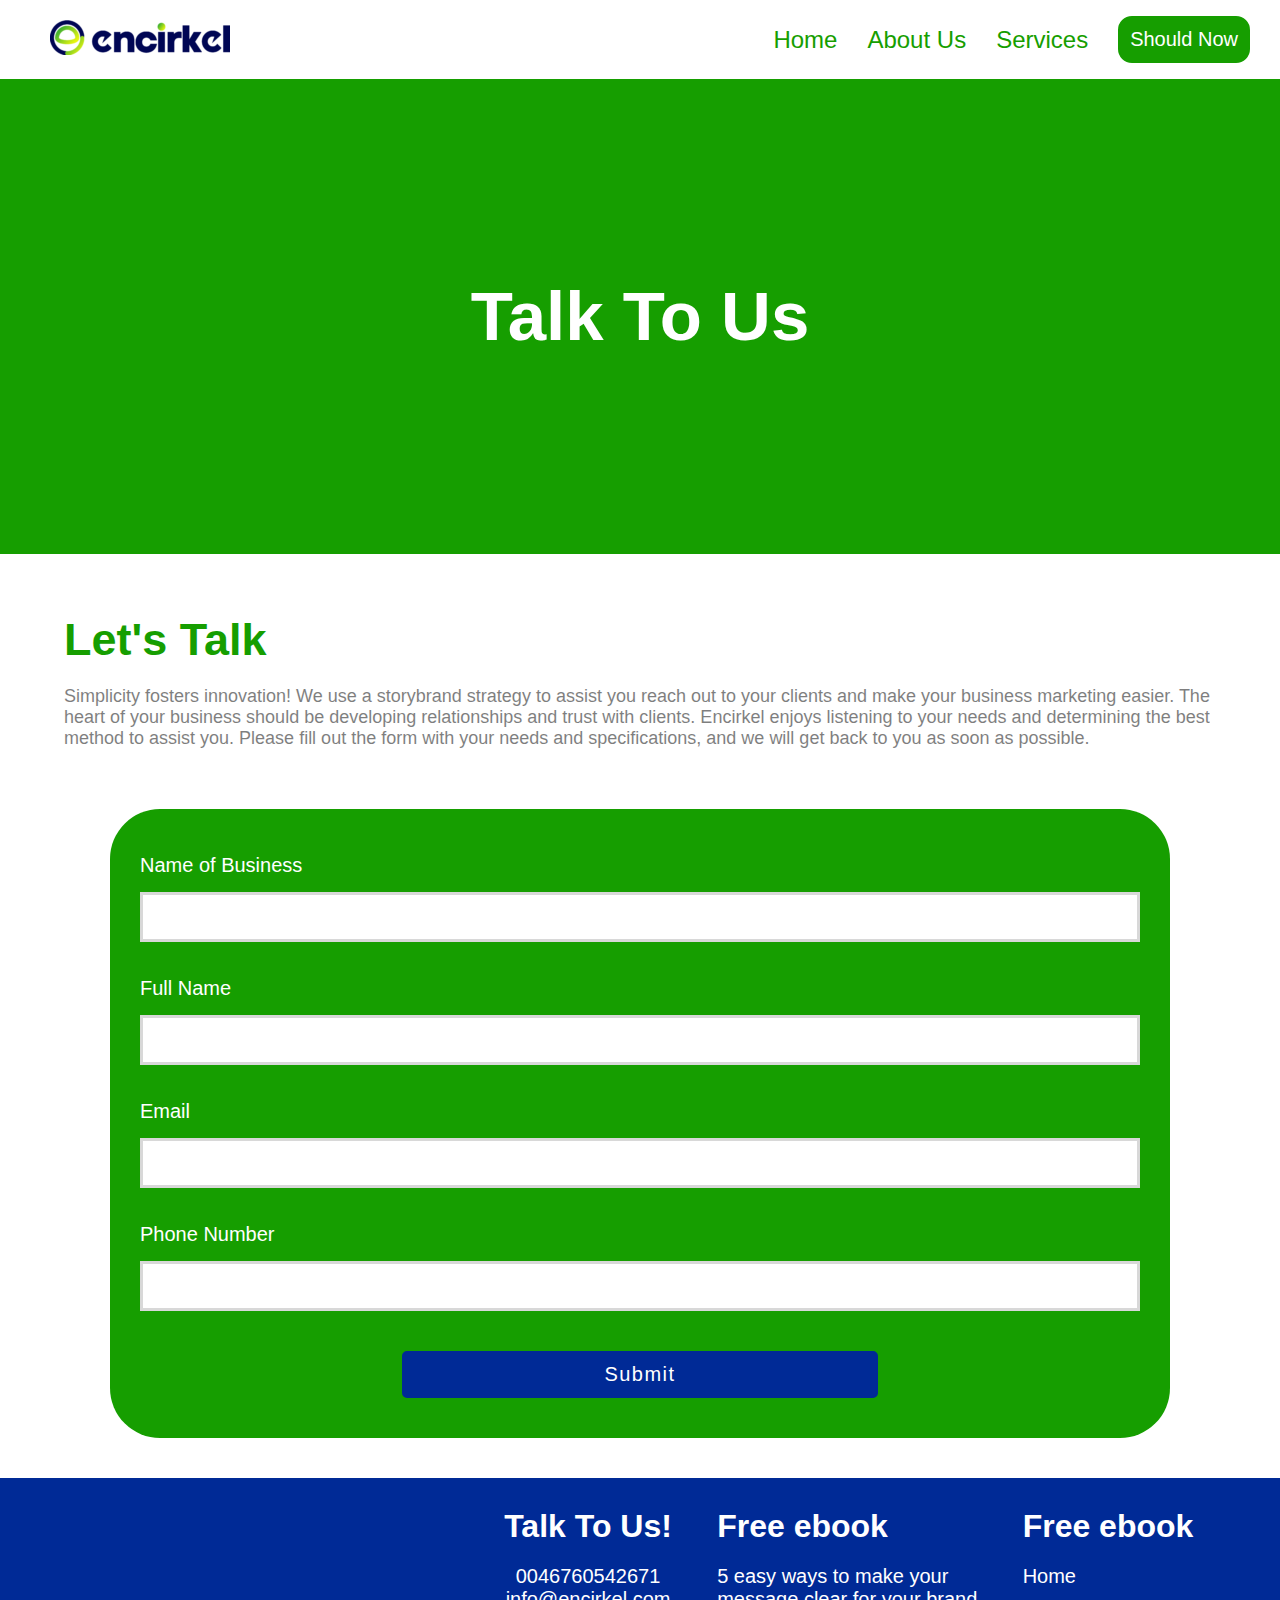
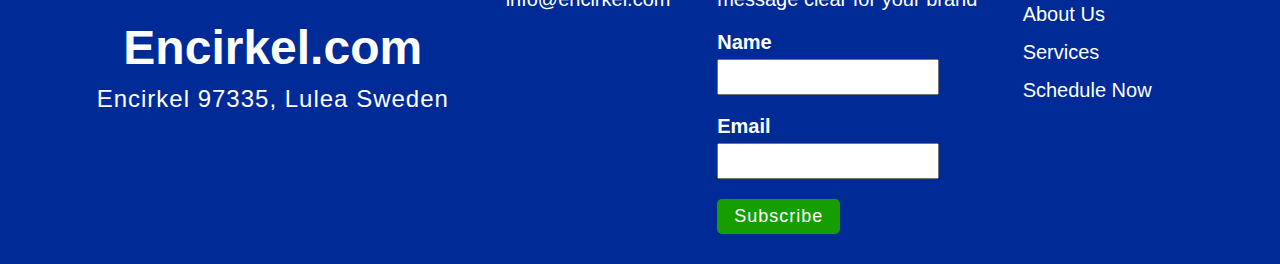
<file: Schedule Now.html>
<!DOCTYPE html>
<html lang="en">

<head>
    <meta charset="UTF-8">
    <meta name="viewport" content="width=device-width, initial-scale=1.0">
    <link rel="icon" href="Photo/icon.png">
    <link rel="stylesheet" href="Schedule Now.css">
    <title>Encirkel</title>
</head>

<body>


    <nav>
        <div class="nav-div">

            <div class="logo">
                <img src="Photo/1577c3259ce31d3e8d06bdca8c78d4a9.png" alt="">
            </div>

            <ul class="nav-ul">
                <li><a class="nav-a-active" href="/index.html">Home</a></li>
                <li><a class="nav-a-active" href="/About Us.html">About Us</a></li>
                <li><a class="nav-a-active" href="/Services​.html">Services</a></li>
                <li><a href="/Schedule Now.html"><button class="nav-btn">Should Now</button></a>
                </li>
            </ul>

        </div>
    </nav>

    <header>
        <div class="header-text-div container">
            <h2>Talk To Us</h2>
        </div>
    </header>

    <div class=" Talk-text container">

        <h3>Let's Talk</h3>

        <p>Simplicity fosters innovation! We use a storybrand strategy to assist you reach out to your clients and make
            your business marketing easier. The heart of your business should be developing relationships and trust with
            clients.
            Encirkel enjoys listening to your needs and determining the best method to assist you. Please fill out the
            form with your needs and specifications, and we will get back to you as soon as possible.</p>

    </div>

    <div class="form-div container">

        <div class="form">

            <label class="form-lable" for="">
                <h5>Name of Business</h5>
                <input type="text">
            </label>

            <label class="form-lable" for="">
                <h5>Full Name</h5>
                <input type="text">
            </label>

            <label class="form-lable" for="">
                <h5>Email</h5>
                <input type="text">
            </label>

            <label class="form-lable" for="">
                <h5>Phone Number</h5>
                <input type="text">
            </label>

            <a href="#"><button>Submit</button></a>

        </div>

    </div>

    <footer>

        <div class="footer-div container">

            <div class="footer1">
                <h2>Encirkel.com</h2>
                <p>Encirkel 97335, Lulea Sweden</p>
            </div>

            <div class="footer2">
                <h4>Talk To Us!</h4>
                <p>0046760542671<br>
                    info@encirkel.com</p>
            </div>

            <div class="footer3">

                <h4>Free ebook</h4>

                <p>5 easy ways to make your <br>
                    message clear for your brand</p>

                <div class="footer-input-div">
                    <h5>Name</h5>
                    <input type="text">
                    <h5>Email</h5>
                    <input type="text">
                </div>

                <a href="#"><button>Subscribe</button></a>

            </div>

            <div class="footer4">
                <h4>Free ebook</h4>

                <ul class="footer-ul">
                    <li><a href="#">Home</a></li>
                    <li><a href="#">About Us</a></li>
                    <li><a href="#">Services</a></li>
                    <li><a href="#">Schedule Now</a></li>
                </ul>

                <div class="footericon">
                    <i class="fa-brands fa-instagram"></i>
                    <i class="fa-brands fa-facebook-f"></i>
                    <i class="fa-brands fa-twitter"></i>
                </div>

            </div>

        </div>

    </footer>







</body>

</html>
</file>
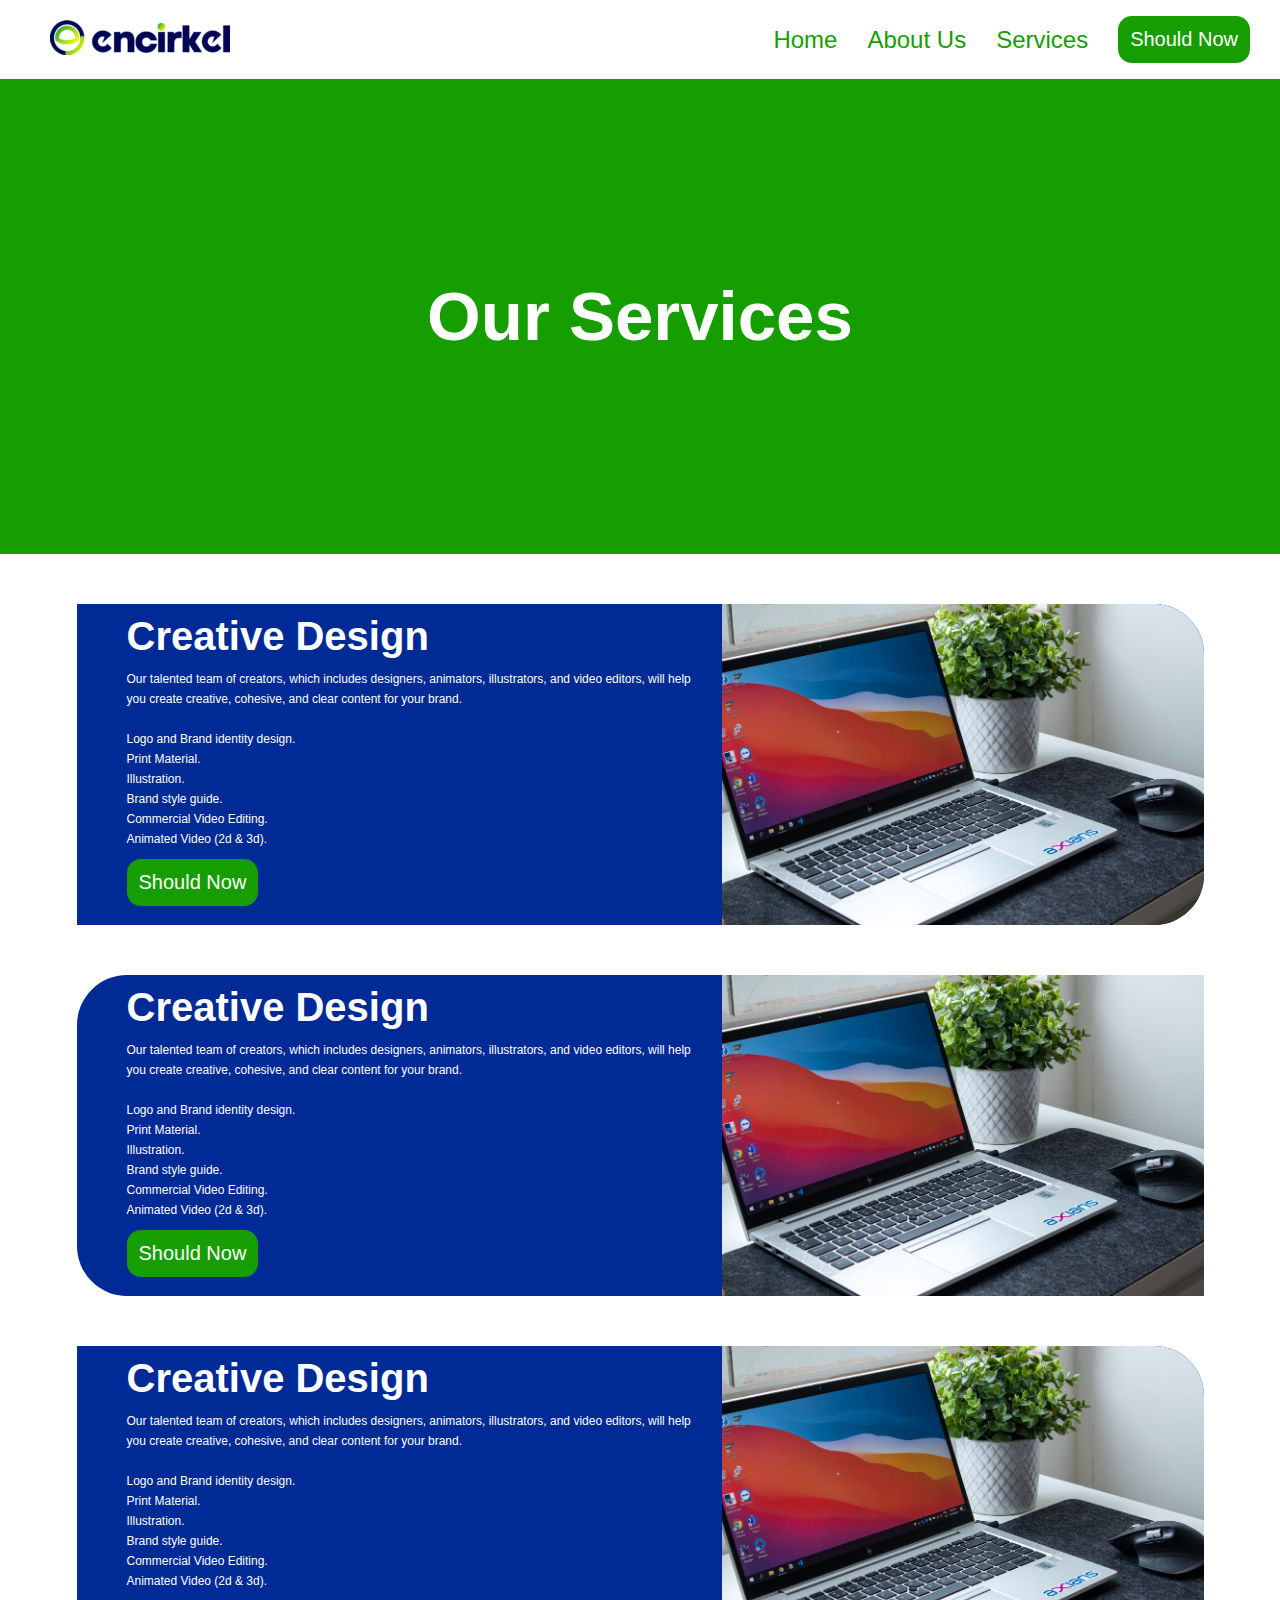
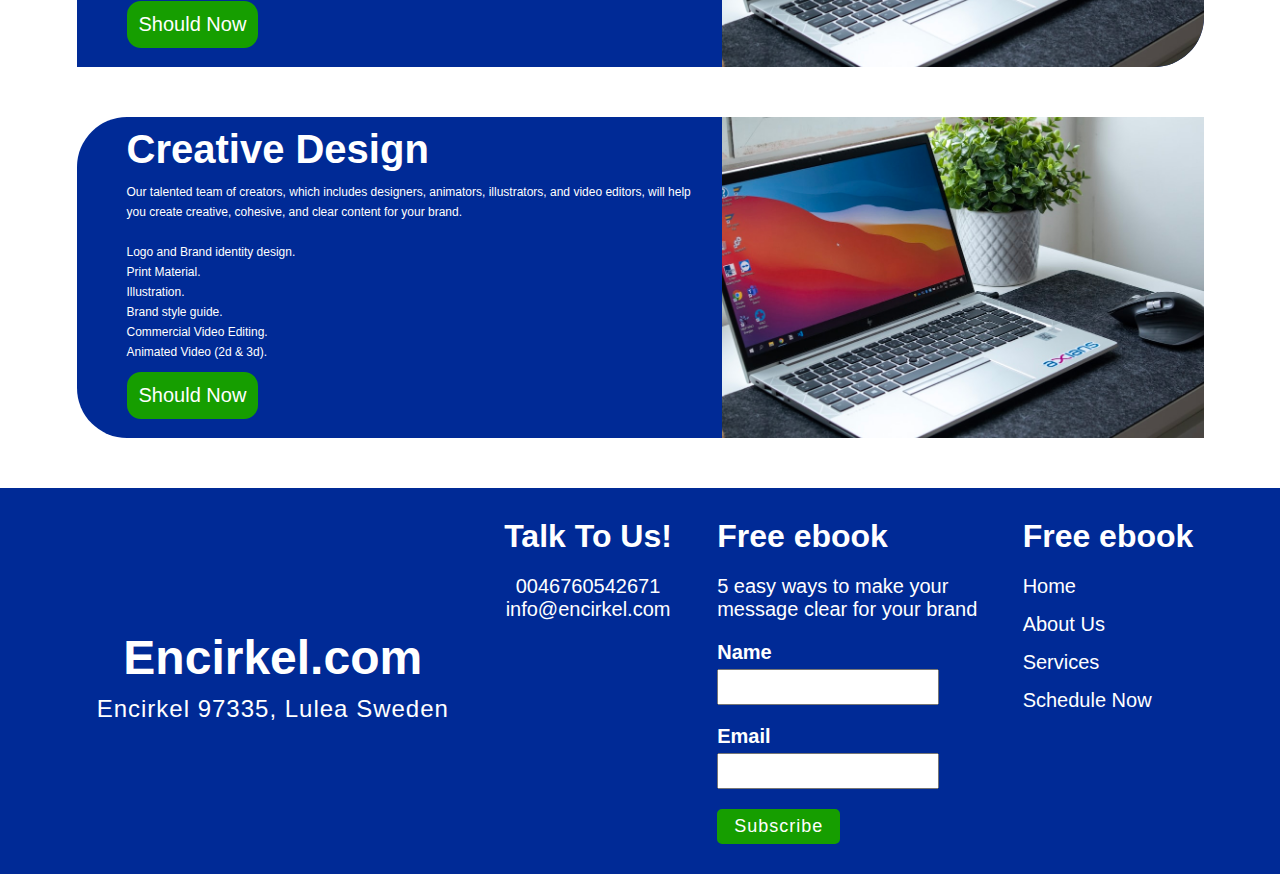
<file: Services​.html>
<!DOCTYPE html>
<html lang="en">

<head>
    <meta charset="UTF-8">
    <meta name="viewport" content="width=device-width, initial-scale=1.0">
    <link rel="icon" href="Photo/icon.png">
    <link rel="stylesheet" href="Services​.css">
    <title>Encirkel</title>
</head>

<body>

    <nav>
        <div class="nav-div">

            <div class="logo">
                <img src="Photo/1577c3259ce31d3e8d06bdca8c78d4a9.png" alt="">
            </div>

            <ul class="nav-ul">
                <li><a class="nav-a-active" href="http://127.0.0.1:5500/index.html">Home</a></li>
                <li><a class="nav-a-active" href="http://127.0.0.1:5500/About%20Us.html#">About Us</a></li>
                <li><a class="nav-a-active" href="http://127.0.0.1:5500/Services%E2%80%8B.html">Services</a></li>
                <li><a href="http://127.0.0.1:5500/Schedule%20Now.html"><button class="nav-btn">Should Now</button></a>
                </li>
            </ul>

        </div>
    </nav>

    <header>
        <div class="header-text-div container">
            <h2>Our Services​</h2>
        </div>
    </header>

    <section>
        <div class="Design container">


            <div class="Creative Creative-active1">
                <img src="Photo/laptop.jpeg" alt="">

                <div class="Creative-text ">

                    <h3>Creative Design</h3>

                    <p>Our talented team of creators, which includes designers, animators, illustrators, and video
                        editors,
                        will help you create creative, cohesive, and clear content for your brand.</p>

                    <p> Logo and Brand identity design.<br>
                        Print Material.<br>
                        Illustration.<br>
                        Brand style guide.<br>
                        Commercial Video Editing.<br>
                        Animated Video (2d & 3d).</p>

                    <a href="#"><button class="Creative-btn">Should Now</button></a>

                </div>

            </div>

            <div class="Creative Creative-active">
                <img src="Photo/laptop.jpeg" alt="">

                <div class="Creative-text ">

                    <h3>Creative Design</h3>

                    <p>Our talented team of creators, which includes designers, animators, illustrators, and video
                        editors,
                        will help you create creative, cohesive, and clear content for your brand.</p>

                    <p> Logo and Brand identity design.<br>
                        Print Material.<br>
                        Illustration.<br>
                        Brand style guide.<br>
                        Commercial Video Editing.<br>
                        Animated Video (2d & 3d).</p>

                    <a href="#"><button class="Creative-btn">Should Now</button></a>

                </div>

            </div>

            <div class="Creative Creative-active1">
                <img src="Photo/laptop.jpeg" alt="">

                <div class="Creative-text ">

                    <h3>Creative Design</h3>

                    <p>Our talented team of creators, which includes designers, animators, illustrators, and video
                        editors,
                        will help you create creative, cohesive, and clear content for your brand.</p>

                    <p> Logo and Brand identity design.<br>
                        Print Material.<br>
                        Illustration.<br>
                        Brand style guide.<br>
                        Commercial Video Editing.<br>
                        Animated Video (2d & 3d).</p>

                    <a href="#"><button class="Creative-btn">Should Now</button></a>

                </div>

            </div>

            <div class="Creative Creative-active">
                <img src="Photo/laptop.jpeg" alt="">

                <div class="Creative-text ">

                    <h3>Creative Design</h3>

                    <p>Our talented team of creators, which includes designers, animators, illustrators, and video
                        editors,
                        will help you create creative, cohesive, and clear content for your brand.</p>

                    <p> Logo and Brand identity design.<br>
                        Print Material.<br>
                        Illustration.<br>
                        Brand style guide.<br>
                        Commercial Video Editing.<br>
                        Animated Video (2d & 3d).</p>

                    <a href="#"><button class="Creative-btn">Should Now</button></a>

                </div>

            </div>


        </div>
    </section>



    <footer>

        <div class="footer-div container">

            <div class="footer1">
                <h2>Encirkel.com</h2>
                <p>Encirkel 97335, Lulea Sweden</p>
            </div>

            <div class="footer2">
                <h4>Talk To Us!</h4>
                <p>0046760542671<br>
                    info@encirkel.com</p>
            </div>

            <div class="footer3">

                <h4>Free ebook</h4>

                <p>5 easy ways to make your <br>
                    message clear for your brand</p>

                <div class="footer-input-div">
                    <h5>Name</h5>
                    <input type="text">
                    <h5>Email</h5>
                    <input type="text">
                </div>

                <a href="#"><button>Subscribe</button></a>

            </div>

            <div class="footer4">
                <h4>Free ebook</h4>

                <ul class="footer-ul">
                    <li><a href="#">Home</a></li>
                    <li><a href="#">About Us</a></li>
                    <li><a href="#">Services</a></li>
                    <li><a href="#">Schedule Now</a></li>
                </ul>

                <div class="footericon">
                    <i class="fa-brands fa-instagram"></i>
                    <i class="fa-brands fa-facebook-f"></i>
                    <i class="fa-brands fa-twitter"></i>
                </div>

            </div>

        </div>

    </footer>













</body>

</html>
</file>
<file: Encirkel.css>
* {
    margin: 0;
    padding: 0;
    box-sizing: border-box;
    text-decoration: none;
}

body {
    font-family: Arial, Helvetica, sans-serif;
}

.container {
    width: 90%;
    margin: auto;
    overflow: hidden;
}

.nav-div {
    display: flex;
    justify-content: space-between;
    align-items: center;
    padding-inline: 31px;
}

.logo img {
    margin: 20px;
}

.nav-ul {
    display: flex;
    gap: 30px;
    align-items: center;
    list-style: none;
}

.nav-ul a {
    font-size: 24px;
    color: #169E00;
    position: relative;
}

.nav-a-active::before {
    content: "";
    height: 4px;
    width: 0;
    background-color: #169E00;
    position: absolute;
    right: 0;
    left: auto;
    bottom: -5px;
    transition: ease 0.5s;
}

.nav-a-active:hover::before {
    width: 100%;
    right: auto;
    left: 0;
}

.nav-btn {
    font-size: 20px;
    padding: 10px;
    border-radius: 14px;
    border: solid 2px #169E00;
    background-color: #169E00;
    color: #fff;
}

.header-text-div {
    width: 100%;
    height: 855px;
    background-color: #169E00;
    color: #fff;
    display: flex;
    gap: 30px;
    flex-direction: column;
    justify-content: center;
    padding: 0px 100px;
}

.header-text-div h2 {
    font-size: 69px;
}

.header-text-div h4 {
    font-size: 35px;
}

.header-text-div p {
    font-size: 20px;
}

.header-btn {
    font-size: 20px;
    padding: 10px;
    border-radius: 14px;
    border: solid 2px #fff;
    background-color: #fff;
    color: #169E00;
}

.how-section {
    padding: 60px 0px;
}

.how {
    text-align: center;
    padding: 40px;
}

.how h2 {
    font-size: 69px;
    color: #169E00;
    margin-bottom: 20px;
}

.how h4 {
    font-size: 32px;
    opacity: 0.4;
}

.need {
    display: flex;
}

.need0 {
    width: 50%;
    height: 103px;
    font-size: 32px;
    display: flex;
    align-items: center;
    justify-content: center;
}

.need1 {
    background-color: #169E00;
    color: #000000;
}

.need2 {
    background-color: #002A96;
    color: #fff;
}

.box {
    display: flex;
    flex-wrap: wrap;
    justify-content: space-between;
    margin-top: 70px;
    padding: 10px 5px;
    gap: 20px 0px;
}

.box-card {
    width: 350px;
    height: 350px;
    box-shadow: rgba(0, 0, 0, 0.24) 0px 3px 8px;
    border-radius: 50px;
    display: flex;
    flex-direction: column;
    align-items: center;
    padding: 0px 10px;
    overflow: hidden;
}

.box-card h2 {
    width: 80px;
    height: 80px;
    border-radius: 50%;
    background-color: #169E00;
    font-size: 50px;
    display: flex;
    align-items: center;
    justify-content: center;
    color: #fff;
    margin: 30px 0px 30px 0px;
}

.box-card h4 {
    font-size: 24px;
    padding: 20px 0px;
}

.box-card p {
    font-size: 16px;
    opacity: 0.4;
}

.Our-Offer-section {
    padding-bottom: 80px;
}

.Our-Offer-box {
    display: flex;
    justify-content: space-around;
    gap: 50px;
    flex-wrap: wrap;
    margin-top: 50px;
    padding: 10px 5px;
}

.Our-Offer-box-card {
    width: 600px;
    height: 200px;
    box-shadow: rgba(0, 0, 0, 0.24) 0px 3px 8px;
    border-radius: 34px;
    padding: 0px 30px;
}

.Our-Offer-box-card h2 {
    width: 60px;
    height: 60px;
    border-radius: 50%;
    background-color: #169E00;
    font-size: 30px;
    display: flex;
    align-items: center;
    justify-content: center;
    color: #fff;
    margin: 20px;
}

.Our-Offer-box-card h4 {
    font-size: 40px;
    padding: 10px 0px;
}

.Our-Offer-box-card p {
    font-size: 16px;
    opacity: 0.4;
}

footer {
    background-color: #002A96;

}

.footer-div {
    justify-content: space-around;
    color: #fff;
    padding: 30px 0px;
    display: flex;
    flex-wrap: wrap;
    gap: 20px;
}

.footer-div p {
    font-size: 20px;
    padding: 20px 0px;
    font-weight: lighter;
}

.footer-div h4 {
    font-size: 32px;
}

.footer1 {
    display: flex;
    flex-direction: column;
    justify-content: center;
    align-items: center;
}

.footer1 p {
    font-size: 24px;
    padding: 10px;
    letter-spacing: 1px;
}

.footer1 h2 {
    font-size: 48px;
}

.footer2 {
    text-align: center;
}

.footer-input-div h5 {
    font-size: 20px;
    padding-bottom: 5px;
}

.footer-input-div input {
    height: 36px;
    width: 222px;
    margin-bottom: 20px;
}

.footer3 button {
    padding: 5px 15px;
    border-radius: 5px;
    background-color: #169E00;
    border: solid 2px #169E00;
    color: #fff;
    font-size: 18px;
    letter-spacing: 1px;
}

.footer-ul {
    display: flex;
    flex-direction: column;
    gap: 15px;
    list-style: none;
    padding: 20px 0px;
}

.footer-ul a {
    text-decoration: none;
    color: #fff;
    font-size: 20px;
}

.footericon {
    display: flex;
    gap: 20px;
    font-size: 20px;
}

/* -------------------------1200px--------------------------------------------------- */

@media (max-width: 1200px) {

    .container {
        width: 100%;
    }

    .header-text-div {
        height: 555px;
    }

    .how {
        padding: 0px 0px 40px 0px;
    }

    .box {
        justify-content: space-around;
        padding: 10px 30px;
        gap: 50px;
    }

}

/* -------------------------768px--------------------------------------------------- */

@media (max-width: 768px) {

    .logo img {
        width: 120px;
        margin: 20px 0px;
    }

    .nav-ul {
        gap: 20px;
    }

    .nav-ul a {
        font-size: 18px;
    }

    .nav-btn {
        font-size: 16px;
        padding: 5px;
        border-radius: 5px;
    }

    .header-text-div {
        gap: 15px;
        padding: 0px 50px;
    }

    .header-text-div h2 {
        font-size: 45px;
    }

    .header-text-div h4 {
        font-size: 30px;
    }

    .header-text-div p {
        font-size: 16px;
    }

    .header-btn {
        border-radius: 5px;
    }

    .how {
        padding: 0px 0 20px 0;
    }

    .how h2 {
        font-size: 50px;
    }

    .how h4 {
        font-size: 25px;
    }

    .need0 {
        height: 80px;
        font-size: 25px;
    }

    .box {
        padding: 20px 30px;
        margin: 10px 0px;
    }

    .Our-Offer-box {
        margin-top: 0px;
        padding: 10px 5px;
    }

}

/* -------------------------600px--------------------------------------------------- */

@media (max-width: 600px) {

    .nav-div {
        justify-content: center;
    }

    .nav-ul {
        display: none;
    }

    .header-text-div {
        height: auto;
        padding: 50px;
        text-align: center;
    }

    .header-text-div h4 {
        font-size: 25px;
    }

    .need {
        flex-direction: column;
    }

    .need0 {
        width: 100%;
    }

    .box-card h2 {
        width: 60px;
        height: 60px;
        margin: 30px 0 40px 0;
    }

    .box-card h4 {
        font-size: 20px;
    }

    .Our-Offer-box-card h4 {
        font-size: 25px;
    }

    .footer-div p {
        font-size: 16px;
    }

    .footer-div h4 {
        font-size: 30px;
    }

    .footer1 p {
        font-size: 16px;
    }

    .footer1 h2 {
        font-size: 30px;
    }

}
</file>
<file: About Us.css>
* {
    margin: 0;
    padding: 0;
    box-sizing: border-box;
    text-decoration: none;
}

body {
    font-family: Arial, Helvetica, sans-serif;
}

.container {
    width: 90%;
    margin: auto;
}

.nav-div {
    display: flex;
    justify-content: space-between;
    align-items: center;
    padding-inline: 30px;
}

.logo img {
    padding: 20px;
}

.nav-ul {
    display: flex;
    gap: 30px;
    align-items: center;
    list-style: none;
}

.nav-ul a {
    font-size: 24px;
    color: #169E00;
    position: relative;
}

.nav-a-active::before {
    content: "";
    height: 4px;
    width: 0;
    background-color: #169E00;
    position: absolute;
    right: 0;
    left: auto;
    bottom: -5px;
    transition: ease 0.5s;
}

.nav-a-active:hover::before {
    width: 100%;
    right: auto;
    left: 0;
}

.nav-btn {
    font-size: 20px;
    padding: 10px;
    border-radius: 14px;
    border: solid 2px #169E00;
    background-color: #169E00;
    color: #fff;
}

.header-text-div {
    width: 100%;
    height: 475px;
    background-color: #169E00;
    color: #fff;
    display: flex;
    justify-content: center;
    align-items: center;
}

.header-text-div h2 {
    font-size: 69px;
}

.how {
    text-align: center;
    padding: 40px;
}

.how h2 {
    font-size: 69px;
    color: #169E00;
    margin-bottom: 20px;
}

.card-div {
    display: flex;
    justify-content: space-around;
    gap: 50px;
    flex-wrap: wrap;
    padding: 30px 0px;
}

.card {
    width: 410px;
    justify-items: center;
    padding: 10px 0px 30px 0px;
}

.card-img-div {
    width: 400px;
    height: 400px;
    border-radius: 50px;
    overflow: hidden;
    margin: 10px 0px;
    box-shadow: rgba(149, 157, 165, 0.2) 0px 8px 24px;
}

.card-img-div img {
    width: 100%;
    height: 100%;
}

.card h5 {
    color: #169E00;
    font-size: 25px;
    text-align: center;
}

.card p {
    opacity: 0.5;
    text-align: center;
}


footer {
    background-color: #002A96;

}

.footer-div {
    justify-content: space-around;
    color: #fff;
    padding: 30px 0px;
    display: flex;
    flex-wrap: wrap;
    gap: 20px 0px;
}

.footer-div p {
    font-size: 20px;
    padding: 20px 0px;
    font-weight: lighter;
}

.footer-div h4 {
    font-size: 32px;
}

.footer1 {
    display: flex;
    flex-direction: column;
    justify-content: center;
    align-items: center;
}

.footer1 p {
    font-size: 24px;
    padding: 10px;
    letter-spacing: 1px;
}

.footer1 h2 {
    font-size: 48px;
}

.footer2 {
    text-align: center;
}

.footer-input-div h5 {
    font-size: 20px;
    padding-bottom: 5px;
}

.footer-input-div input {
    height: 36px;
    width: 222px;
    margin-bottom: 20px;
}

.footer3 button {
    padding: 5px 15px;
    border-radius: 5px;
    background-color: #169E00;
    border: solid 2px #169E00;
    color: #fff;
    font-size: 18px;
    letter-spacing: 1px;
}

.footer-ul {
    display: flex;
    flex-direction: column;
    gap: 15px;
    list-style: none;
    padding: 20px 0px;
}

.footer-ul a {
    text-decoration: none;
    color: #fff;
    font-size: 20px;
}

.footericon {
    display: flex;
    gap: 20px;
    font-size: 20px;
}
</file>
<file: Schedule Now.css>
* {
    margin: 0;
    padding: 0;
    box-sizing: border-box;
    text-decoration: none;
}

body {
    font-family: Arial, Helvetica, sans-serif;
}

.container {
    width: 90%;
    margin: auto;
}

.nav-div {
    display: flex;
    justify-content: space-between;
    align-items: center;
    padding-inline: 30px;
}

.logo img {
    padding: 20px;
}

.nav-ul {
    display: flex;
    gap: 30px;
    align-items: center;
    list-style: none;
}

.nav-ul a {
    font-size: 24px;
    color: #169E00;
    position: relative;
}

.nav-a-active::before {
    content: "";
    height: 4px;
    width: 0;
    background-color: #169E00;
    position: absolute;
    right: 0;
    left: auto;
    bottom: -5px;
    transition: ease 0.5s;
}

.nav-a-active:hover::before {
    width: 100%;
    right: auto;
    left: 0;
}

.nav-btn {
    font-size: 20px;
    padding: 10px;
    border-radius: 14px;
    border: solid 2px #169E00;
    background-color: #169E00;
    color: #fff;
}

.header-text-div {
    width: 100%;
    height: 475px;
    background-color: #169E00;
    color: #fff;
    display: flex;
    justify-content: center;
    align-items: center;
}

.header-text-div h2 {
    font-size: 69px;
}

.Talk-text {
    padding: 40px 0px;
}

.Talk-text h3 {
    font-size: 45px;
    color: #169E00;
    padding: 20px 0px;
}

.Talk-text p {
    font-size: 18px;
    opacity: 0.5;
}

.form-div {
    justify-items: center;
    padding: 20px 0px 40px 0px;
}

.form {
    display: flex;
    flex-direction: column;
    background-color: #169E00;
    align-items: center;
    padding: 30px;
    gap: 20px;
    border-radius: 50px;
}

.form-lable h5 {
    font-size: 20px;
    color: #fff;
    padding: 15px 0px;
    font-weight: lighter;
}

.form-lable input {
    width: 1000px;
    height: 50px;
    font-size: 20px;
    color: rgba(0, 0, 0, 0.151);
    border: solid 3px rgba(0, 0, 0, 0.151);
}

.form button {
    color: #fff;
    font-size: 20px;
    background-color: #002A96;
    border: solid 2px #002A96;
    border-radius: 5px;
    letter-spacing: 1.5px;
    padding: 10px 200px;
    margin: 20px 0px 10px 0px;
}


footer {
    background-color: #002A96;

}

.footer-div {
    justify-content: space-around;
    color: #fff;
    padding: 30px 0px;
    display: flex;
    flex-wrap: wrap;
    gap: 20px 0px;
}

.footer-div p {
    font-size: 20px;
    padding: 20px 0px;
    font-weight: lighter;
}

.footer-div h4 {
    font-size: 32px;
}

.footer1 {
    display: flex;
    flex-direction: column;
    justify-content: center;
    align-items: center;
}

.footer1 p {
    font-size: 24px;
    padding: 10px;
    letter-spacing: 1px;
}

.footer1 h2 {
    font-size: 48px;
}

.footer2 {
    text-align: center;
}

.footer-input-div h5 {
    font-size: 20px;
    padding-bottom: 5px;
}

.footer-input-div input {
    height: 36px;
    width: 222px;
    margin-bottom: 20px;
}

.footer3 button {
    padding: 5px 15px;
    border-radius: 5px;
    background-color: #169E00;
    border: solid 2px #169E00;
    color: #fff;
    font-size: 18px;
    letter-spacing: 1px;
}

.footer-ul {
    display: flex;
    flex-direction: column;
    gap: 15px;
    list-style: none;
    padding: 20px 0px;
}

.footer-ul a {
    text-decoration: none;
    color: #fff;
    font-size: 20px;
}

.footericon {
    display: flex;
    gap: 20px;
    font-size: 20px;
}
</file>
<file: Services​.css>
* {
    margin: 0;
    padding: 0;
    box-sizing: border-box;
    text-decoration: none;
}

body {
    font-family: Arial, Helvetica, sans-serif;
}

.container {
    width: 90%;
    margin: auto;
}

.nav-div {
    display: flex;
    justify-content: space-between;
    align-items: center;
    padding-inline: 30px;
}

.logo img {
    padding: 20px;
}

.nav-ul {
    display: flex;
    gap: 30px;
    align-items: center;
    list-style: none;
}

.nav-ul a {
    font-size: 24px;
    color: #169E00;
    position: relative;
}

.nav-a-active::before {
    content: "";
    height: 4px;
    width: 0;
    background-color: #169E00;
    position: absolute;
    right: 0;
    left: auto;
    bottom: -5px;
    transition: ease 0.5s;
}

.nav-a-active:hover::before {
    width: 100%;
    right: auto;
    left: 0;
}

.nav-btn {
    font-size: 20px;
    padding: 10px;
    border-radius: 14px;
    border: solid 2px #169E00;
    background-color: #169E00;
    color: #fff;
}

.header-text-div {
    width: 100%;
    height: 475px;
    background-color: #169E00;
    color: #fff;
    display: flex;
    justify-content: center;
    align-items: center;
}

.header-text-div h2 {
    font-size: 69px;
}

.Design {
    padding: 50px;
    display: flex;
    flex-direction: column;
    gap: 50px 0px;
    align-items: center;
}


.Creative {
    width: 1127px;
    height: 321px;
    background-color: #002A96;
    display: flex;
    color: #fff;
    overflow: hidden;
}

.Creative-active1 {
    flex-direction: row-reverse;
    border-radius: 0px 50px 50px 0px;
}

.Creative-active {
    flex-direction: row-reverse;
    border-radius: 50px 0px 0px 50px;
}

.Creative-text {
    padding: 10px 10px 10px 50px;

}

.Creative img {
    height: 100%;
}

.Creative-text h3 {
    font-size: 40px;
}

.Creative-text p {
    font-size: 12px;
    line-height: 20px;
    padding: 10px 0px;
}

.Creative-btn {
    font-size: 20px;
    padding: 10px;
    border-radius: 14px;
    border: solid 2px #169E00;
    background-color: #169E00;
    color: #fff;
}


footer {
    background-color: #002A96;

}

.footer-div {
    justify-content: space-around;
    color: #fff;
    padding: 30px 0px;
    display: flex;
    flex-wrap: wrap;
    gap: 20px 0px;
}

.footer-div p {
    font-size: 20px;
    padding: 20px 0px;
    font-weight: lighter;
}

.footer-div h4 {
    font-size: 32px;
}

.footer1 {
    display: flex;
    flex-direction: column;
    justify-content: center;
    align-items: center;
}

.footer1 p {
    font-size: 24px;
    padding: 10px;
    letter-spacing: 1px;
}

.footer1 h2 {
    font-size: 48px;
}

.footer2 {
    text-align: center;
}

.footer-input-div h5 {
    font-size: 20px;
    padding-bottom: 5px;
}

.footer-input-div input {
    height: 36px;
    width: 222px;
    margin-bottom: 20px;
}

.footer3 button {
    padding: 5px 15px;
    border-radius: 5px;
    background-color: #169E00;
    border: solid 2px #169E00;
    color: #fff;
    font-size: 18px;
    letter-spacing: 1px;
}

.footer-ul {
    display: flex;
    flex-direction: column;
    gap: 15px;
    list-style: none;
    padding: 20px 0px;
}

.footer-ul a {
    text-decoration: none;
    color: #fff;
    font-size: 20px;
}

.footericon {
    display: flex;
    gap: 20px;
    font-size: 20px;
}
</file>
